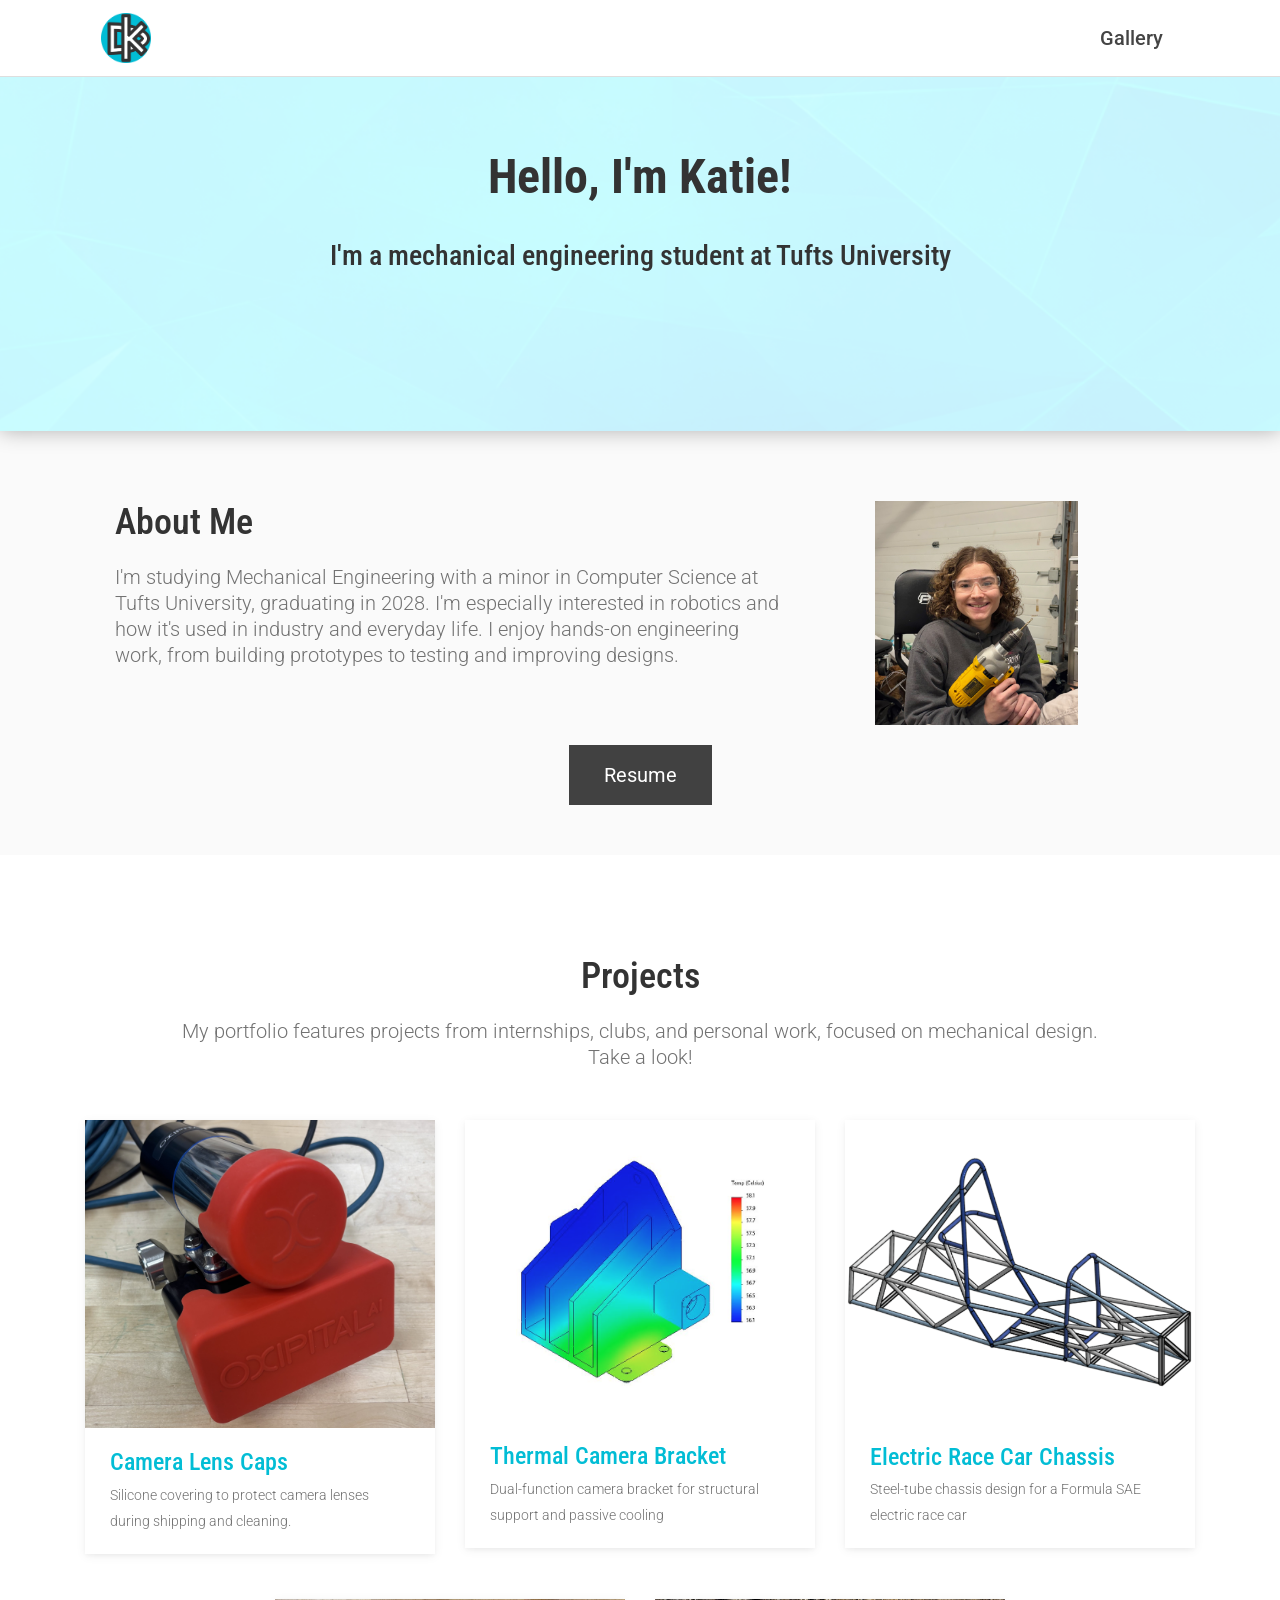
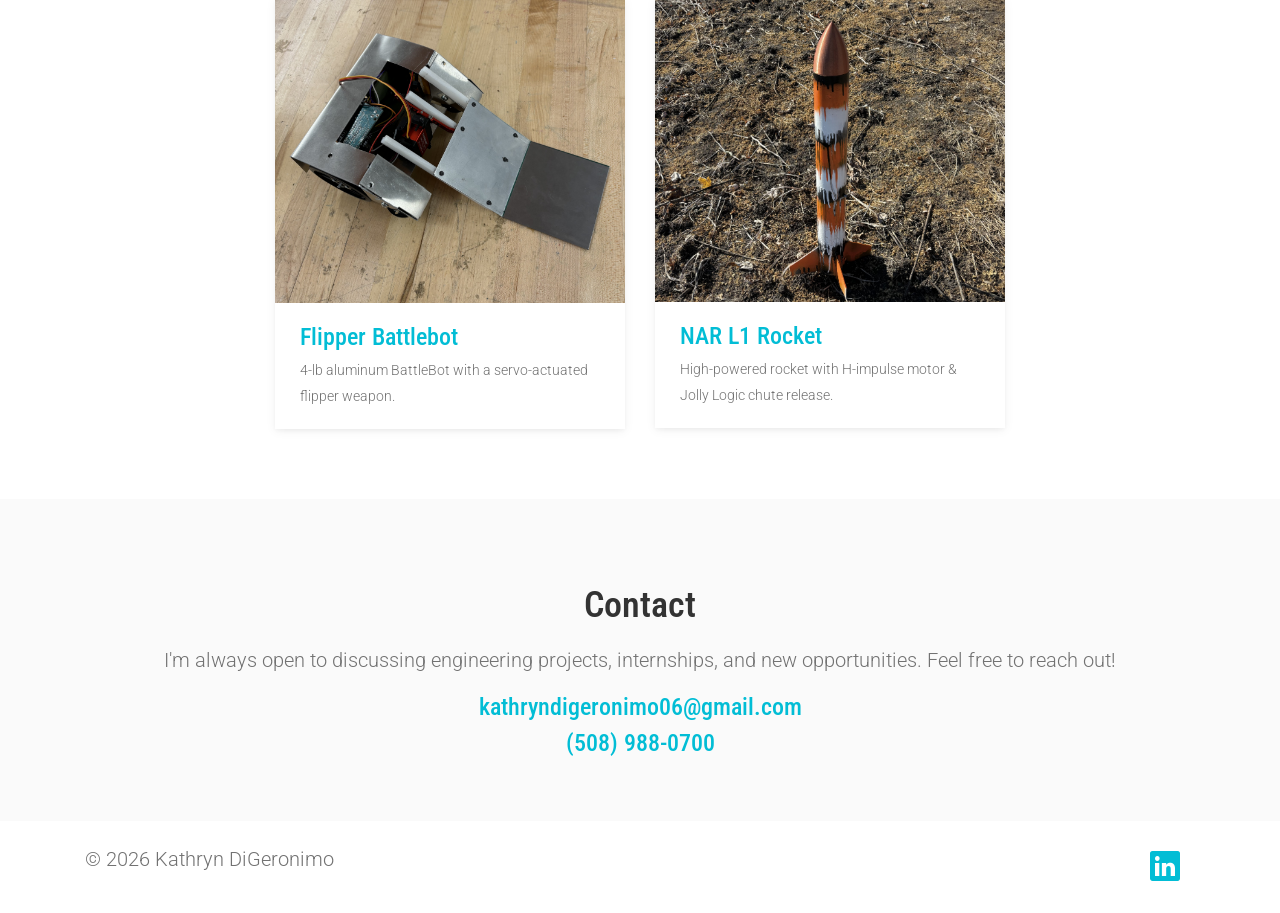
<file: index.html>
<!DOCTYPE html>

<!-- ====================
----------INDEX----------
===================== -->

<html class="no-js">
    <head>
        <!-- Basic Page Needs
        ================================================== -->
        <meta charset="utf-8">
        <meta https-equiv="Content-Type" content="text/html; charset=utf-8">
        <link rel="icon" href="images/favicon.png">
        <title>Kathryn DiGeronimo</title>
        <meta name="description" content="Kathryn DiGeronimo's engineering portfolio">
        <meta name="keywords" content="mechanical engineering, robotics, CAD, BattleBot, manufacturing, student portfolio">
        <meta name="author" content="Kathryn DiGeronimo">
        <!-- Mobile Specific Metas
        ================================================== -->
        <meta name="format-detection" content="telephone=no">
        <meta name="viewport" content="width=device-width, initial-scale=1">
      
        <!-- theme meta -->
        <meta name="theme-name" content="timer" />

        
        <!-- Template CSS Files
        ================================================== -->
        <!-- Twitter Bootstrs CSS -->
        <link rel="stylesheet" href="plugins/bootstrap/bootstrap.min.css">
        <!-- Ionicons Fonts Css -->
        <link rel="stylesheet" href="plugins/ionicons/ionicons.min.css">
        <!-- animate css -->
        <link rel="stylesheet" href="plugins/animate-css/animate.css">
        <!-- Hero area slider css-->
        <link rel="stylesheet" href="plugins/slider/slider.css">
        <!-- slick slider -->
        <link rel="stylesheet" href="plugins/slick/slick.css">
        <!-- Fancybox -->
        <link rel="stylesheet" href="plugins/facncybox/jquery.fancybox.css">
        <!-- hover -->
        <link rel="stylesheet" href="plugins/hover/hover-min.css">
        <!-- template main css file -->
        <link rel="stylesheet" href="css/style.css">
    </head>
    <body>

<!--
==================================================
Header Section Start
================================================== 
-->
<section class="top-bar animated-header">
    <div class="container">
        <div class="row">
            <div class="col-lg-12">
                <nav class="navbar navbar-expand-lg navbar-light bg-light">
                    <a class="navbar-brand" href="index.html">
                      <img src="images/logo.png" alt="logo" class="navbar-logo">
                    </a>
                    <ul class="navbar-nav ml-auto flex-row">
                      <li class="nav-item">
                        <a class="nav-link px-3" href="gallery.html">Gallery</a>
                      </li>
                    </ul>
                  </div>
                </nav>
            </div>
        </div>
    </div>
</section>

<!--
==================================================
Slider Section
================================================== 
-->
<section id="hero-area">
  <div class="container">
    <div class="row">
      <div class="col-md-12 text-center">
        <div class="block wow fadeInUp" data-wow-delay=".3s">
          <section class="cd-intro">
            <h1 class="wow fadeInUp animated cd-headline slide" data-wow-delay=".4s">
              <span>Hello, I'm Katie!</span><br>
            </h1>
          </section>
          <h3 class="wow fadeInUp animated" data-wow-delay=".6s">
            I'm a mechanical engineering student at Tufts University
          </h3>
        </div>
      </div>
    </div>
  </div>
</section>

<!--
==================================================
About Section
================================================== 
-->
<section id="about">
  <div class="container">
    <div class="row">
      <div class="col-md-8">
        <div class="block wow fadeInLeft" data-wow-delay=".3s" data-wow-duration="500ms">
          <h2>
            About Me
          </h2>
          <p>
            I'm studying Mechanical Engineering with a minor in Computer Science at Tufts 
            University, graduating in 2028. I'm especially interested in robotics and how it's used 
            in industry and everyday life. I enjoy hands-on engineering work, from building 
            prototypes to testing and improving designs.
          </p>
        </div>

      </div>
      <div class="col-md-4">
        <div class="block wow fadeInRight" data-wow-delay=".3s" data-wow-duration="500ms">
          <img src="images/old.jpeg" alt="" style="max-width: 70%;">
        </div>
      </div>
      <div class="col-md-12 text-center">
        <div class="buttons">
          <a class="btn" target="_blank" href="KathrynDiGeronimo-Resume.pdf">Resume</a>
        </div>
      </div>
    </div>
  </div>
</section>


<!--
==================================================
Portfolio Section
================================================== 
-->
<section id="works" class="works">
  <div class="container">
    <div class="section-heading">
      <h2> Projects </h2>
      <p class="wow fadeInDown" data-wow-delay=".5s">
        My portfolio features projects from internships, clubs, and personal work, focused on mechanical design. 
        <br> Take a look!
      </p>
    </div>
    <div class="row justify-content-center">

      <!-- Lens Caps -->
      <div class="col-md-4 col-sm-6">
        <a href="lens-caps.html" class="tile-link">
          <figure class="wow fadeInLeft animated portfolio-item"
            data-wow-duration="500ms"
            data-wow-delay="0ms">
            <div class="img-wrapper">
              <img  src="images/lens-caps/lens-cap-main.jpg"
                    class="img-fluid"
                    alt="Camera Lens Caps">
                      <div class="overlay">
                        <span class="learn-more">Learn more</span>
                      </div>
            </div>
            <figcaption>
              <h4>Camera Lens Caps</h4>
              <p>Silicone covering to protect camera lenses during shipping and cleaning.</p>
            </figcaption>
          </figure>
        </a>
      </div>
      
      <!-- Thermal Bracket -->
      <div class="col-md-4 col-sm-6">
        <a href="thermal-bracket.html" class="tile-link">
          <figure class="wow fadeInLeft animated portfolio-item"
            data-wow-duration="500ms"
            data-wow-delay="0ms">
            <div class="img-wrapper">
              <img  src="images/thermal-bracket/thermal-bracket-main.png"
                    class="img-fluid"
                    alt="Thermal Camera Bracket">
                      <div class="overlay">
                        <span class="learn-more">Learn more</span>
                      </div>
            </div>
            <figcaption>
              <h4>Thermal Camera Bracket</h4>
            <p>Dual-function camera bracket for structural support and passive cooling</p>
            </figcaption>
          </figure>
        </a>
      </div>

      <!-- Electric Race Car Chassis -->
      <div class="col-md-4 col-sm-6">
        <a href="electric-race-car-chassis.html" class="tile-link">
          <figure class="wow fadeInLeft animated portfolio-item"
            data-wow-duration="500ms"
            data-wow-delay="0ms">
            <div class="img-wrapper">
              <img  src="images/electric-race-car-chassis/chassis-main.png"
                    class="img-fluid"
                    alt="Electric Race Car Chassis">
                      <div class="overlay">
                        <span class="learn-more">Learn more</span>
                      </div>
            </div>
            <figcaption>
              <h4>Electric Race Car Chassis</h4>
              <p>Steel-tube chassis design for a Formula SAE electric race car</p>
            </figcaption>
          </figure>
        </a>
      </div>

      <!-- Flipper Battlebot -->
      <div class="col-md-4 col-sm-6">
        <a href="battlebot.html" class="tile-link">
          <figure class="wow fadeInLeft animated portfolio-item"
            data-wow-duration="500ms"
            data-wow-delay="0ms">
            <div class="img-wrapper">
              <img  src="images/battlebot/battlebot-main.jpg"
                    class="img-fluid"
                    alt="Flipper Battlebot">
                      <div class="overlay">
                        <span class="learn-more">Learn more</span>
                      </div>
            </div>
            <figcaption>
              <h4>Flipper Battlebot</h4>
              <p>4-lb aluminum BattleBot with a servo-actuated flipper weapon.</p>
            </figcaption>
          </figure>
        </a>
      </div>

      <!-- NAR L1 Rocket -->
      <div class="col-md-4 col-sm-6">
        <a href="l1-rocket.html" class="tile-link">
          <figure class="wow fadeInLeft animated portfolio-item"
            data-wow-duration="500ms"
            data-wow-delay="0ms">
            <div class="img-wrapper">
              <img  src="images/l1-rocket/l1-rocket-main.jpg"
                    class="img-fluid"
                    alt="NAR L1 Rocket">
                      <div class="overlay">
                        <span class="learn-more">Learn more</span>
                      </div>
            </div>
            <figcaption>
              <h4>NAR L1 Rocket</h4>
              <p>High-powered rocket with H-impulse motor & Jolly Logic chute release.</p>
            </figcaption>
          </figure>
        </a>
      </div>
    </div>
  </div>
</section>

<!--
==================================================
Contact
================================================== 
-->
<section id="contact">
  <div class="container">
    <div class="section-heading">
      <h2> Contact </h2>
      <p class="wow fadeInDown" data-wow-delay=".5s">
        I'm always open to discussing engineering projects, internships, and new opportunities. Feel free to reach out! 
        <br>
      </p>
      <h3>
        kathryndigeronimo06@gmail.com
        <br>
        (508) 988-0700
      </h3>
    </div>
  </div>
</section> 

<!--
==================================================
Footer
================================================== 
-->
<footer id="footer">
  <div class="container">
    <div class="row content-justify-between">

       <div class="col-md-6 text-center text-md-left">
        <p class="footer-text">
          © 2026 Kathryn DiGeronimo
        </p>
      </div>
      <div class="col-md-6 text-center text-md-right">
        <ul class="social">
          <li>
            <a href="https://www.linkedin.com/in/kathryn-digeronimo/" class="LinkedIn">
              <i class="ion-social-linkedin"></i>
            </a>
          </li>
        </ul>
      </div>
    </div>
  </div>
</footer>

<!-- Template Javascript Files
================================================== -->
<!-- jquery -->
<script src="plugins/jQurey/jquery.min.js"></script>
<!-- Form Validation -->
<script src="plugins/form-validation/jquery.form.js"></script> 
<script src="plugins/form-validation/jquery.validate.min.js"></script>
<!-- slick slider -->
<script src="plugins/slick/slick.min.js"></script>
<!-- bootstrap js -->
<script src="plugins/bootstrap/bootstrap.min.js"></script>
<!-- wow js -->
<script src="plugins/wow-js/wow.min.js"></script>
<!-- slider js -->
<script src="plugins/slider/slider.js"></script>
<!-- Fancybox -->
<script src="plugins/facncybox/jquery.fancybox.js"></script>
<!-- template main js -->
<script src="js/main.js"></script>
</body>
</html>
</file>
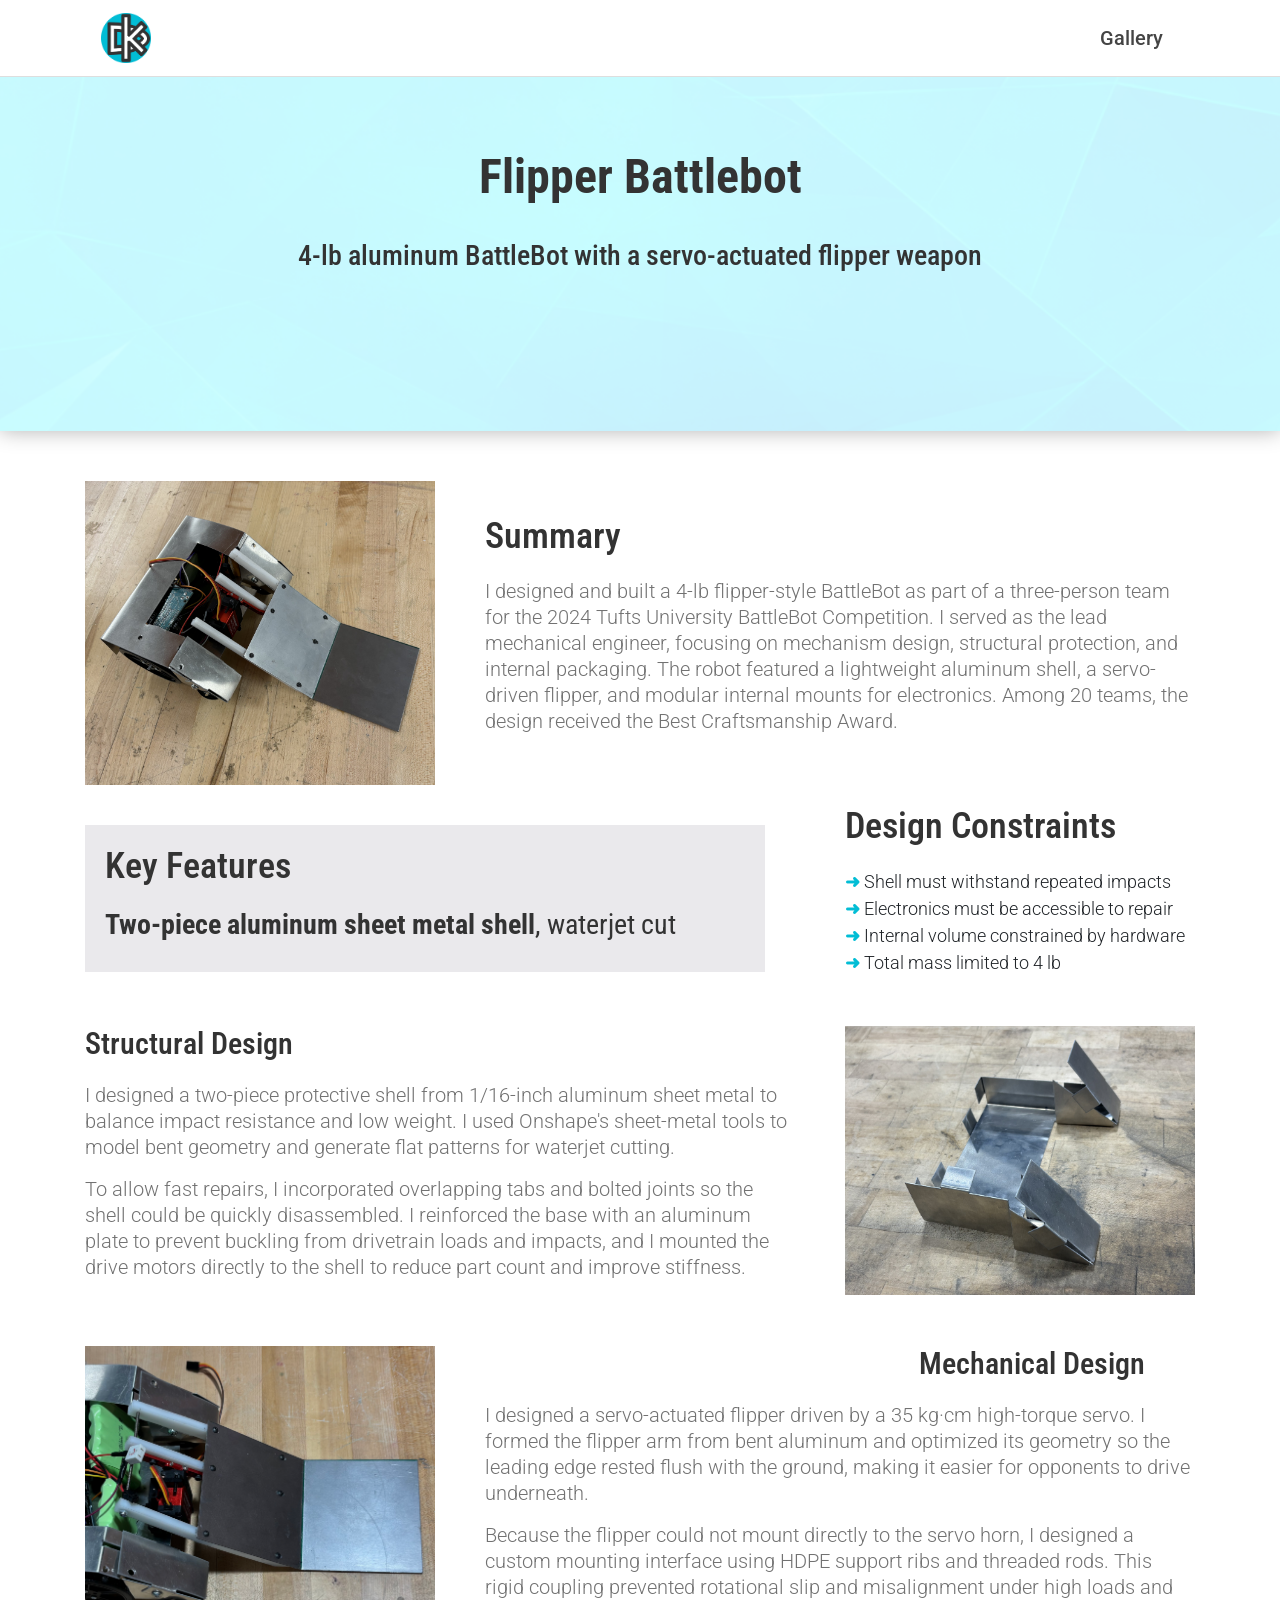
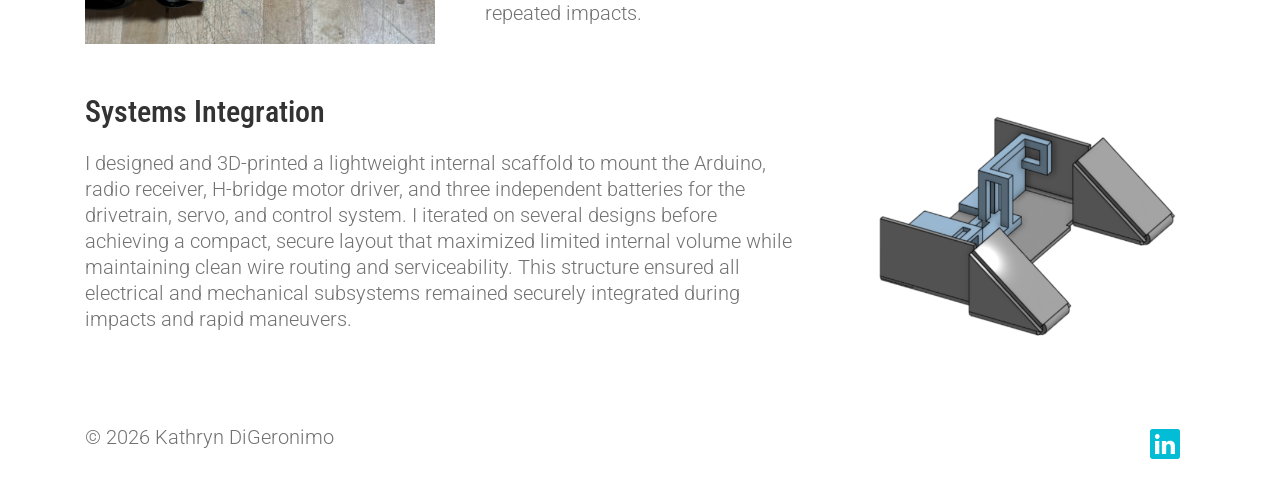
<file: battlebot.html>
<!DOCTYPE html>
<!-- ================================
----------FLIPPER BATTLEBOT----------
================================= -->

<html class="no-js">
    <head>
        <!-- Basic Page Needs
        ================================================== -->
        <meta charset="utf-8">
        <meta https-equiv="Content-Type" content="text/html; charset=utf-8">
        <link rel="icon" href="images/favicon.png">
        <title>Battlebot</title>
        <meta name="description" content="">
        <meta name="keywords" content="">
        <meta name="author" content="">
        <!-- Mobile Specific Metas
        ================================================== -->
        <meta name="format-detection" content="telephone=no">
        <meta name="viewport" content="width=device-width, initial-scale=1">

        
        <!-- Template CSS Files
        ================================================== -->
        <!-- Twitter Bootstrs CSS -->
        <link rel="stylesheet" href="plugins/bootstrap/bootstrap.min.css">
        <!-- Ionicons Fonts Css -->
        <link rel="stylesheet" href="plugins/ionicons/ionicons.min.css">
        <!-- animate css -->
        <link rel="stylesheet" href="plugins/animate-css/animate.css">
        <!-- Hero area slider css-->
        <link rel="stylesheet" href="plugins/slider/slider.css">
        <!-- slick slider -->
        <link rel="stylesheet" href="plugins/slick/slick.css">
        <!-- Fancybox -->
        <link rel="stylesheet" href="plugins/facncybox/jquery.fancybox.css">
        <!-- hover -->
        <link rel="stylesheet" href="plugins/hover/hover-min.css">
        <!-- template main css file -->
        <link rel="stylesheet" href="css/style.css">
    </head>
    <body>

<!--
==================================================
Header Section
==================================================
-->
<section class="top-bar animated-header">
    <div class="container">
        <div class="row">
            <div class="col-lg-12">
                <nav class="navbar navbar-expand-lg navbar-light bg-light">
                    <a class="navbar-brand" href="index.html">
                      <img src="images/logo.png" alt="logo" class="navbar-logo">
                    </a>
                    <ul class="navbar-nav ml-auto flex-row">
                      <li class="nav-item">
                        <a class="nav-link px-3" href="gallery.html">Gallery</a>
                      </li>
                    </ul>
                  </div>
                </nav>
            </div>
        </div>
    </div>
</section>

<!--
==================================================
Hero Page Section
================================================== 
-->
<section id="hero-area">
  <div class="container">
    <div class="row">
      <div class="col-md-12 text-center">
        <div class="block wow fadeInUp" data-wow-delay=".3s">
          <section class="cd-intro">
            <h1 class="wow fadeInUp animated cd-headline slide" data-wow-delay=".4s">
              <span>Flipper Battlebot</span><br>
            </h1>
          </section>
          <h3 class="wow fadeInUp animated" data-wow-delay=".6s">
            4-lb aluminum BattleBot with a servo-actuated flipper weapon
          </h3>
        </div>
      </div>
    </div>
  </div>
</section>

<!--
==================================================
Portfolio page
================================================== 
-->
<section class="portfolio-page">
  <div class="container">
    <div class="row align-items-center">
      <!-- Front Image -->
      <div class="col-lg-4">
        <img class="img-fluid" src="images/battlebot/battlebot-main.jpg" alt="Battlebot front">
      </div>
      <!-- Summary -->
      <div class="col-lg-8">
        <div class="portfolio-page-summary">
          <div class="mt-4 mt-lg-0">
            <h2>Summary</h2>
            <p>I designed and built a 4-lb flipper-style BattleBot as part of a three-person team for the 2024 Tufts 
              University BattleBot Competition. I served as the lead mechanical engineer, focusing on mechanism design, 
              structural protection, and internal packaging. The robot featured a lightweight aluminum shell, a 
              servo-driven flipper, and modular internal mounts for electronics. Among 20 teams, the design received the 
              Best Craftsmanship Award.</p>
          </div>
        </div>
      </div>
    </div>

    <div class="row portfolio-page-break">
      <div class="col-lg-8 align-items-center">
        <!-- Key Features -->
        <div class="portfolio-page-features">
          <h2>Key Features</h2>
          <h3 class="wow fadeInUp animated rotating-feature cd-headline slide" data-wow-delay=".4s">
            <span class="cd-words-wrapper">
              <b class="is-visible"> <em>Two-piece aluminum sheet metal shell</em>, waterjet cut</b>
              <b><em>Servo-actuated aluminum flipper</em> with custom mount</b>
              <b><em>3D-printed internal structure</em> for compact electronics</b>
            </span>
          </h3>
        </div>
      </div>
      <div class="col-lg-4">
        <!-- Design Constraints -->
         <div class="portfolio-page-constraints">
          <div class="mt-4 mt-lg-0">
            <h2>Design Constraints</h2>
            <ul>
              <li>Shell must withstand repeated impacts</li>
              <li>Electronics must be accessible to repair</li>
              <li>Internal volume constrained by hardware</li>
              <li>Total mass limited to 4 lb</li>
            </ul>
          </div>
         </div>
      </div>
    </div>

    <!-- Structural Design -->
    <div class="row portfolio-page-content">
      <div class="col-lg-8">
        <div class="portfolio-page-left-text">
          <h2>Structural Design</h2>
          <p>I designed a two-piece protective shell from 1/16-inch aluminum sheet metal to balance
            impact resistance and low weight. I used Onshape's sheet-metal tools to model bent 
            geometry and generate flat patterns for waterjet cutting. </p>
          <p>To allow fast repairs, I incorporated overlapping tabs and bolted joints so the shell 
            could be quickly disassembled. I reinforced the base with an aluminum plate to prevent 
            buckling from drivetrain loads and impacts, and I mounted the drive motors directly to 
            the shell to reduce part count and improve stiffness.</p> 
          </div>
        </div>
        <div class="col-lg-4">
        <!-- Image -->
        <img class="img-fluid" src="images/battlebot/structural-design.jpg" alt="Structural Design">
      </div>
    </div>

    <!-- Mechanical Design -->
    <div class="row portfolio-page-content">
      <div class="col-lg-4">
        <!-- Image -->
        <img class="img-fluid mb-4 mb-lg-0" src="images/battlebot/flipper.jpeg" alt="Flipper">
      </div>
      <div class="col-lg-8">
        <div class="portfolio-page-right-text">
          <h2>Mechanical Design</h2>
          <p>I designed a servo-actuated flipper driven by a 35 kg·cm high-torque servo. I formed 
            the flipper arm from bent aluminum and optimized its geometry so the leading edge rested 
            flush with the ground, making it easier for opponents to drive underneath.</p> 
          <p>Because the flipper could not mount directly to the servo horn, I designed a custom 
            mounting interface using HDPE support ribs and threaded rods. This rigid coupling prevented 
            rotational slip and misalignment under high loads and repeated impacts.</p>
        </div>
      </div>  
    </div>

    <!-- Systems Integration -->
    <div class="row portfolio-page-content">
      <div class="col-lg-8">
        <div class="portfolio-page-left-text">
          <h2>Systems Integration</h2>
          <p>I designed and 3D-printed a lightweight internal scaffold to mount the Arduino, radio 
            receiver, H-bridge motor driver, and three independent batteries for the drivetrain, 
            servo, and control system. I iterated on several designs before achieving a compact, 
            secure layout that maximized limited internal volume while maintaining clean wire 
            routing and serviceability. This structure ensured all electrical and mechanical 
            subsystems remained securely integrated during impacts and rapid maneuvers.</p>
          </div>
        </div>
        <div class="col-lg-4">
        <!-- Image -->
        <img class="img-fluid" src="images/battlebot/packaging.png" alt="Packaging">
      </div>
    </div>
  </div>
</section>

<!--
==================================================
Footer
================================================== 
-->
<footer id="footer">
  <div class="container">
    <div class="row content-justify-between">

       <div class="col-md-6 text-center text-md-left">
        <p class="footer-text">
          © 2026 Kathryn DiGeronimo
        </p>
      </div>
      <div class="col-md-6 text-center text-md-right">
        <ul class="social">
          <li>
            <a href="https://www.linkedin.com/in/kathryn-digeronimo/" class="LinkedIn">
              <i class="ion-social-linkedin"></i>
            </a>
          </li>
        </ul>
      </div>
    </div>
  </div>
</footer>


<!-- Template Javascript Files
================================================== -->
<!-- jquery -->
<script src="plugins/jQurey/jquery.min.js"></script>
<!-- Form Validation -->
<script src="plugins/form-validation/jquery.form.js"></script> 
<script src="plugins/form-validation/jquery.validate.min.js"></script>
<!-- slick slider -->
<script src="plugins/slick/slick.min.js"></script>
<!-- bootstrap js -->
<script src="plugins/bootstrap/bootstrap.min.js"></script>
<!-- wow js -->
<script src="plugins/wow-js/wow.min.js"></script>
<!-- slider js -->
<script src="plugins/slider/slider.js"></script>
<!-- Fancybox -->
<script src="plugins/facncybox/jquery.fancybox.js"></script>
<!-- template main js -->
<script src="js/main.js"></script>
</body>
</html>
</file>
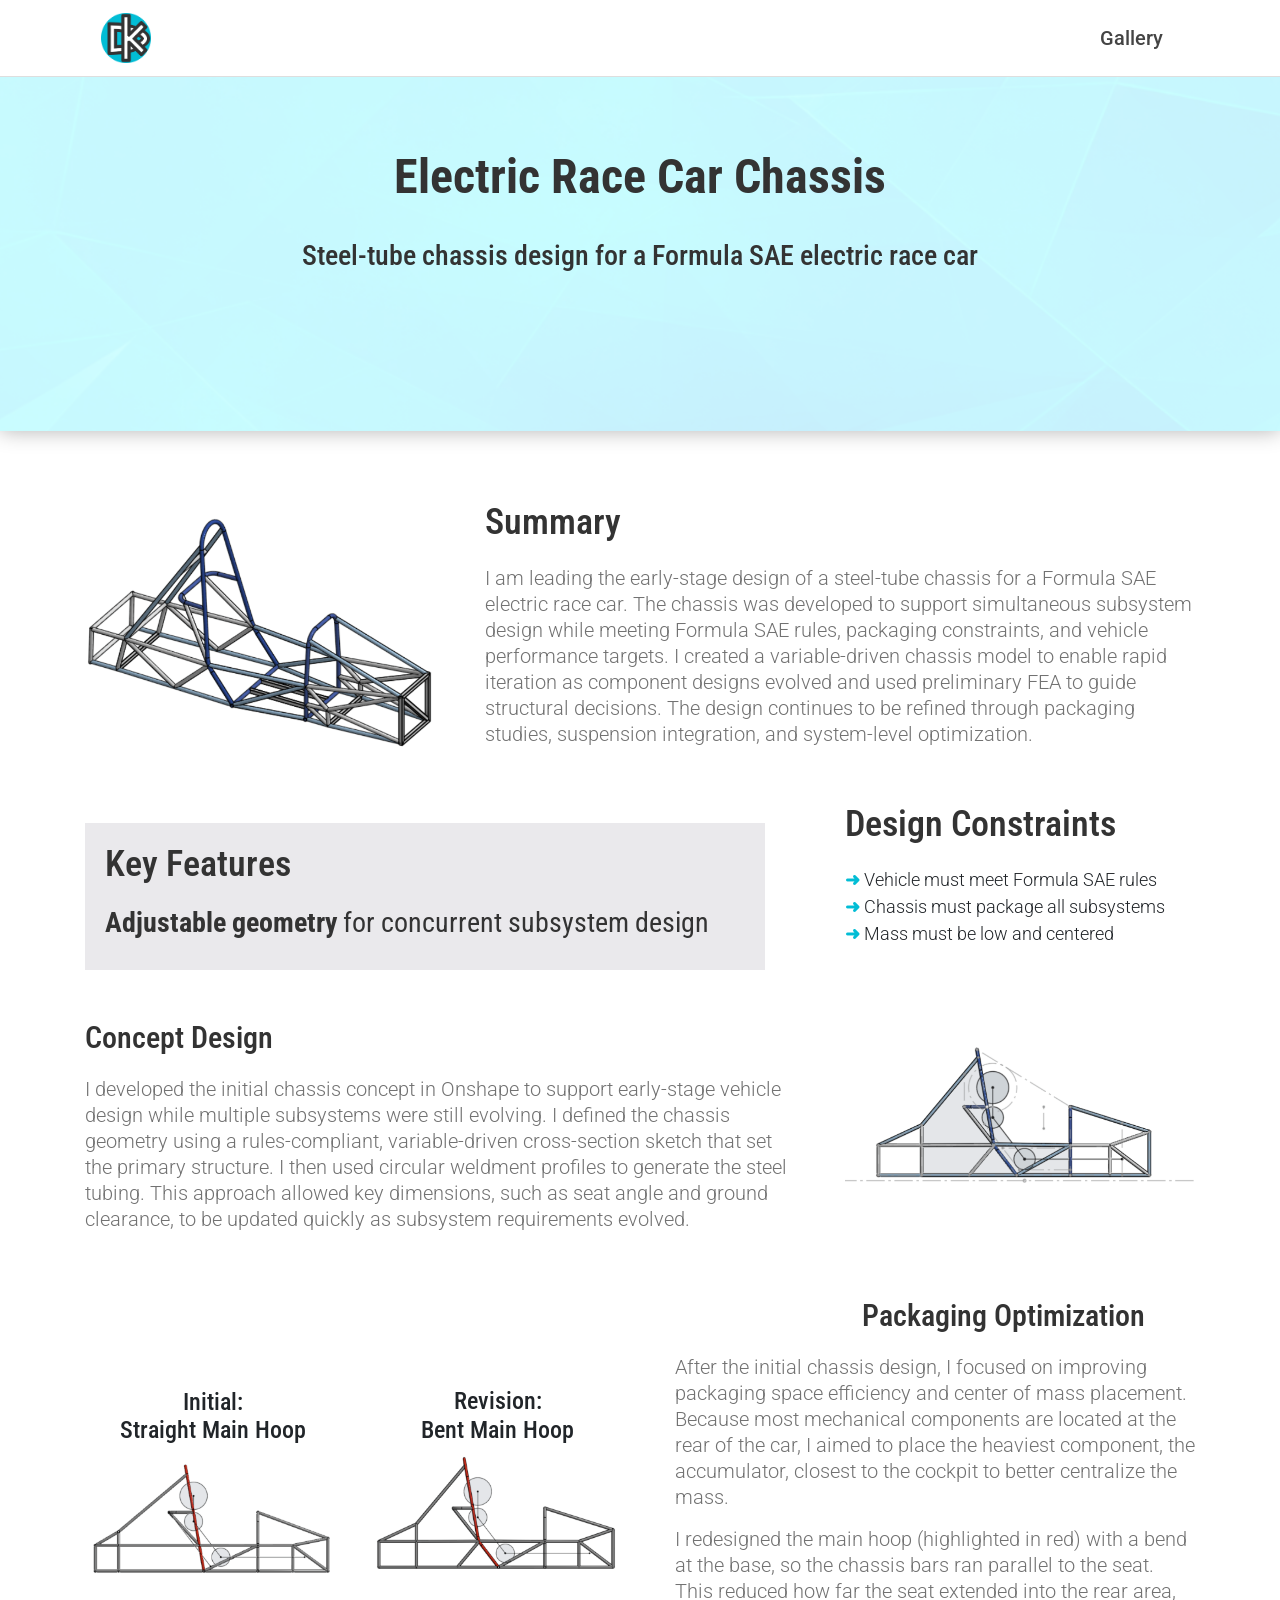
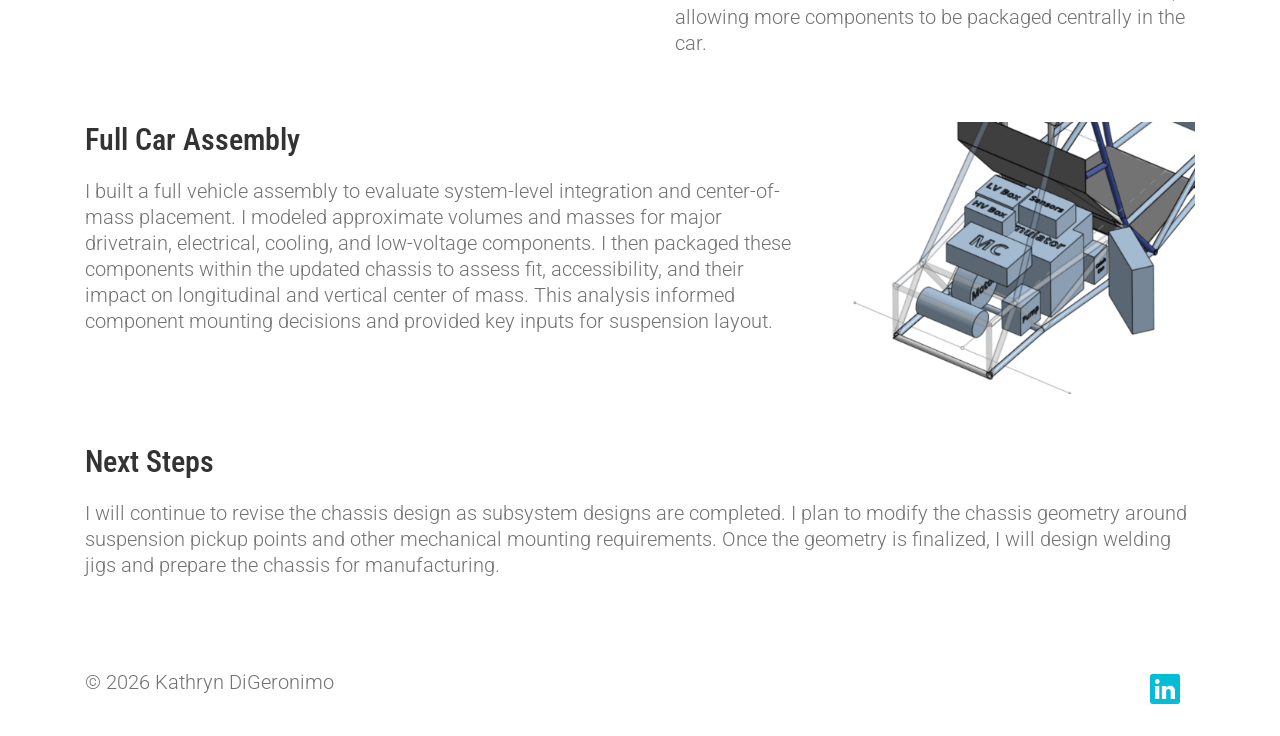
<file: electric-race-car-chassis.html>
<!DOCTYPE html>
<!-- ================================
----------FLIPPER BATTLEBOT----------
================================= -->

<html class="no-js">
    <head>
        <!-- Basic Page Needs
        ================================================== -->
        <meta charset="utf-8">
        <meta https-equiv="Content-Type" content="text/html; charset=utf-8">
        <link rel="icon" href="images/favicon.png">
        <title>Electric Race Car Chassis</title>
        <meta name="description" content="">
        <meta name="keywords" content="">
        <meta name="author" content="">
        <!-- Mobile Specific Metas
        ================================================== -->
        <meta name="format-detection" content="telephone=no">
        <meta name="viewport" content="width=device-width, initial-scale=1">

        
        <!-- Template CSS Files
        ================================================== -->
        <!-- Twitter Bootstrs CSS -->
        <link rel="stylesheet" href="plugins/bootstrap/bootstrap.min.css">
        <!-- Ionicons Fonts Css -->
        <link rel="stylesheet" href="plugins/ionicons/ionicons.min.css">
        <!-- animate css -->
        <link rel="stylesheet" href="plugins/animate-css/animate.css">
        <!-- Hero area slider css-->
        <link rel="stylesheet" href="plugins/slider/slider.css">
        <!-- slick slider -->
        <link rel="stylesheet" href="plugins/slick/slick.css">
        <!-- Fancybox -->
        <link rel="stylesheet" href="plugins/facncybox/jquery.fancybox.css">
        <!-- hover -->
        <link rel="stylesheet" href="plugins/hover/hover-min.css">
        <!-- template main css file -->
        <link rel="stylesheet" href="css/style.css">
    </head>
    <body>

<!--
==================================================
Header Section
==================================================
-->
<section class="top-bar animated-header">
    <div class="container">
        <div class="row">
            <div class="col-lg-12">
                <nav class="navbar navbar-expand-lg navbar-light bg-light">
                    <a class="navbar-brand" href="index.html">
                      <img src="images/logo.png" alt="logo" class="navbar-logo">
                    </a>
                    <ul class="navbar-nav ml-auto flex-row">
                      <li class="nav-item">
                        <a class="nav-link px-3" href="gallery.html">Gallery</a>
                      </li>
                    </ul>
                  </div>
                </nav>
            </div>
        </div>
    </div>
</section>

<!--
==================================================
Hero Page Section
================================================== 
-->
<section id="hero-area">
  <div class="container">
    <div class="row">
      <div class="col-md-12 text-center">
        <div class="block wow fadeInUp" data-wow-delay=".3s">
          <section class="cd-intro">
            <h1 class="wow fadeInUp animated cd-headline slide" data-wow-delay=".4s">
              <span>Electric Race Car Chassis</span><br>
            </h1>
          </section>
          <h3 class="wow fadeInUp animated" data-wow-delay=".6s">
            Steel-tube chassis design for a Formula SAE electric race car
          </h3>
        </div>
      </div>
    </div>
  </div>
</section>

<!--
==================================================
Portfolio page
================================================== 
-->
<section class="portfolio-page">
  <div class="container">
    <div class="row align-items-center">
      <!-- Front Image -->
      <div class="col-lg-4">
        <img class="img-fluid" src="images/electric-race-car-chassis/chassis-main.png" alt="FSAE Chassis">
      </div>
      <!-- Summary -->
      <div class="col-lg-8">
        <div class="portfolio-page-summary">
          <div class="mt-4 mt-lg-0">
            <h2>Summary</h2>
            <p>I am leading the early-stage design of a steel-tube chassis for a Formula SAE electric 
                race car. The chassis was developed to support simultaneous subsystem design while 
                meeting Formula SAE rules, packaging constraints, and vehicle performance targets. 
                I created a variable-driven chassis model to enable rapid iteration as component 
                designs evolved and used preliminary FEA to guide structural decisions. The design 
                continues to be refined through packaging studies, suspension integration, and 
                system-level optimization.</p>
          </div>
        </div>
      </div>
    </div>

    <div class="row portfolio-page-break">
      <div class="col-lg-8 align-items-center">
        <!-- Key Features -->
        <div class="portfolio-page-features">
          <h2>Key Features</h2>
          <h3 class="wow fadeInUp animated rotating-feature cd-headline slide" data-wow-delay=".4s">
            <span class="cd-words-wrapper">
              <b class="is-visible"> <em>Adjustable geometry</em> for concurrent subsystem design</b>
              <b><em>Variable-driven structure</em> allowing for rapid iteration</b>
              <b><em>Packaging-centered layout</em> optimizing volume and COM</b>
            </span>
          </h3>
        </div>
      </div>
      <div class="col-lg-4">
        <!-- Design Constraints -->
         <div class="portfolio-page-constraints">
          <div class="mt-4 mt-lg-0">
            <h2>Design Constraints</h2>
            <ul>
              <li>Vehicle must meet Formula SAE rules</li>
              <li>Chassis must package all subsystems</li>
              <li>Mass must be low and centered</li>
            </ul>
          </div>
         </div>
      </div>
    </div>

    <!-- Concept Design -->
    <div class="row portfolio-page-content">
      <div class="col-lg-8">
        <div class="portfolio-page-left-text">
          <h2>Concept Design</h2>
          <p>I developed the initial chassis concept in Onshape to support early-stage vehicle 
            design while multiple subsystems were still evolving. I defined the chassis geometry 
            using a rules-compliant, variable-driven cross-section sketch that set the primary 
            structure. I then used circular weldment profiles to generate the steel tubing. This 
            approach allowed key dimensions, such as seat angle and ground clearance, to be updated 
            quickly as subsystem requirements evolved. </p> 
          </div>
        </div>
        <div class="col-lg-4">
        <!-- Image -->
        <img class="img-fluid" src="images/electric-race-car-chassis/concept-design.png" alt="Concept Design">
      </div>
    </div>

    <!-- Packaging Optimization -->
    <div class="row portfolio-page-content">
      <div class="col-lg-3 align-items-center text-center align-self-center">
        <h3>Initial:<br>Straight Main Hoop</h3>
        <img class="img-fluid mb-4 mb-lg-0" src="images/electric-race-car-chassis/chassis-v1.png" alt="Straight Main Hoop Chassis">
      </div>
      <div class="col-lg-3 align-items-center text-center align-self-center">
        <h3>Revision:<br>Bent Main Hoop</h3>
        <img class="img-fluid mb-4 mb-lg-0" src="images/electric-race-car-chassis/chassis-v2.png" alt="Bent Main Hoop Chassis">
      </div>
      <div class="col-lg-6">
        <div class="portfolio-page-right-text">
          <h2>Packaging Optimization</h2>
          <p>After the initial chassis design, I focused on improving packaging space efficiency 
            and center of mass placement. Because most mechanical components are located at the 
            rear of the car, I aimed to place the heaviest component, the accumulator, closest to 
            the cockpit to better centralize the mass.</p>
          <p>I redesigned the main hoop (highlighted in red) with a bend at the base, so the chassis 
            bars ran parallel to the seat. This reduced how far the seat extended into the rear area, 
            allowing more components to be packaged centrally in the car.</p>
        </div>
      </div>
    </div>

    <!-- Full Car Assembly -->
    <div class="row portfolio-page-content">
      <div class="col-lg-8">
        <div class="portfolio-page-left-text">
          <h2>Full Car Assembly</h2>
          <p>I built a full vehicle assembly to evaluate system-level integration and center-of-mass 
            placement. I modeled approximate volumes and masses for major drivetrain, electrical, 
            cooling, and low-voltage components. I then packaged these components within the updated 
            chassis to assess fit, accessibility, and their impact on longitudinal and vertical center 
            of mass. This analysis informed component mounting decisions and provided key inputs for 
            suspension layout.</p>
          </div>
        </div>
        <div class="col-lg-4">
        <!-- Image -->
        <img class="img-fluid" src="images/electric-race-car-chassis/packaging-assembly.png" alt="Packaging Assembly">
      </div>
    </div>

    <!-- Next Steps -->
    <div class="row portfolio-page-content">
      <div class="col-lg-12">
        <h2>Next Steps</h2>
          <p>I will continue to revise the chassis design as subsystem designs are completed. I 
            plan to modify the chassis geometry around suspension pickup points and other mechanical 
            mounting requirements. Once the geometry is finalized, I will design welding jigs and 
            prepare the chassis for manufacturing.</p>
      </div>
    </div>
  </div>
</section>



<!--
==================================================
Footer
================================================== 
-->
<footer id="footer">
  <div class="container">
    <div class="row content-justify-between">

       <div class="col-md-6 text-center text-md-left">
        <p class="footer-text">
          © 2026 Kathryn DiGeronimo
        </p>
      </div>
      <div class="col-md-6 text-center text-md-right">
        <ul class="social">
          <li>
            <a href="https://www.linkedin.com/in/kathryn-digeronimo/" class="LinkedIn">
              <i class="ion-social-linkedin"></i>
            </a>
          </li>
        </ul>
      </div>
    </div>
  </div>
</footer>


<!-- Template Javascript Files
================================================== -->
<!-- jquery -->
<script src="plugins/jQurey/jquery.min.js"></script>
<!-- Form Validation -->
<script src="plugins/form-validation/jquery.form.js"></script> 
<script src="plugins/form-validation/jquery.validate.min.js"></script>
<!-- slick slider -->
<script src="plugins/slick/slick.min.js"></script>
<!-- bootstrap js -->
<script src="plugins/bootstrap/bootstrap.min.js"></script>
<!-- wow js -->
<script src="plugins/wow-js/wow.min.js"></script>
<!-- slider js -->
<script src="plugins/slider/slider.js"></script>
<!-- Fancybox -->
<script src="plugins/facncybox/jquery.fancybox.js"></script>
<!-- template main js -->
<script src="js/main.js"></script>
</body>
</html>
</file>
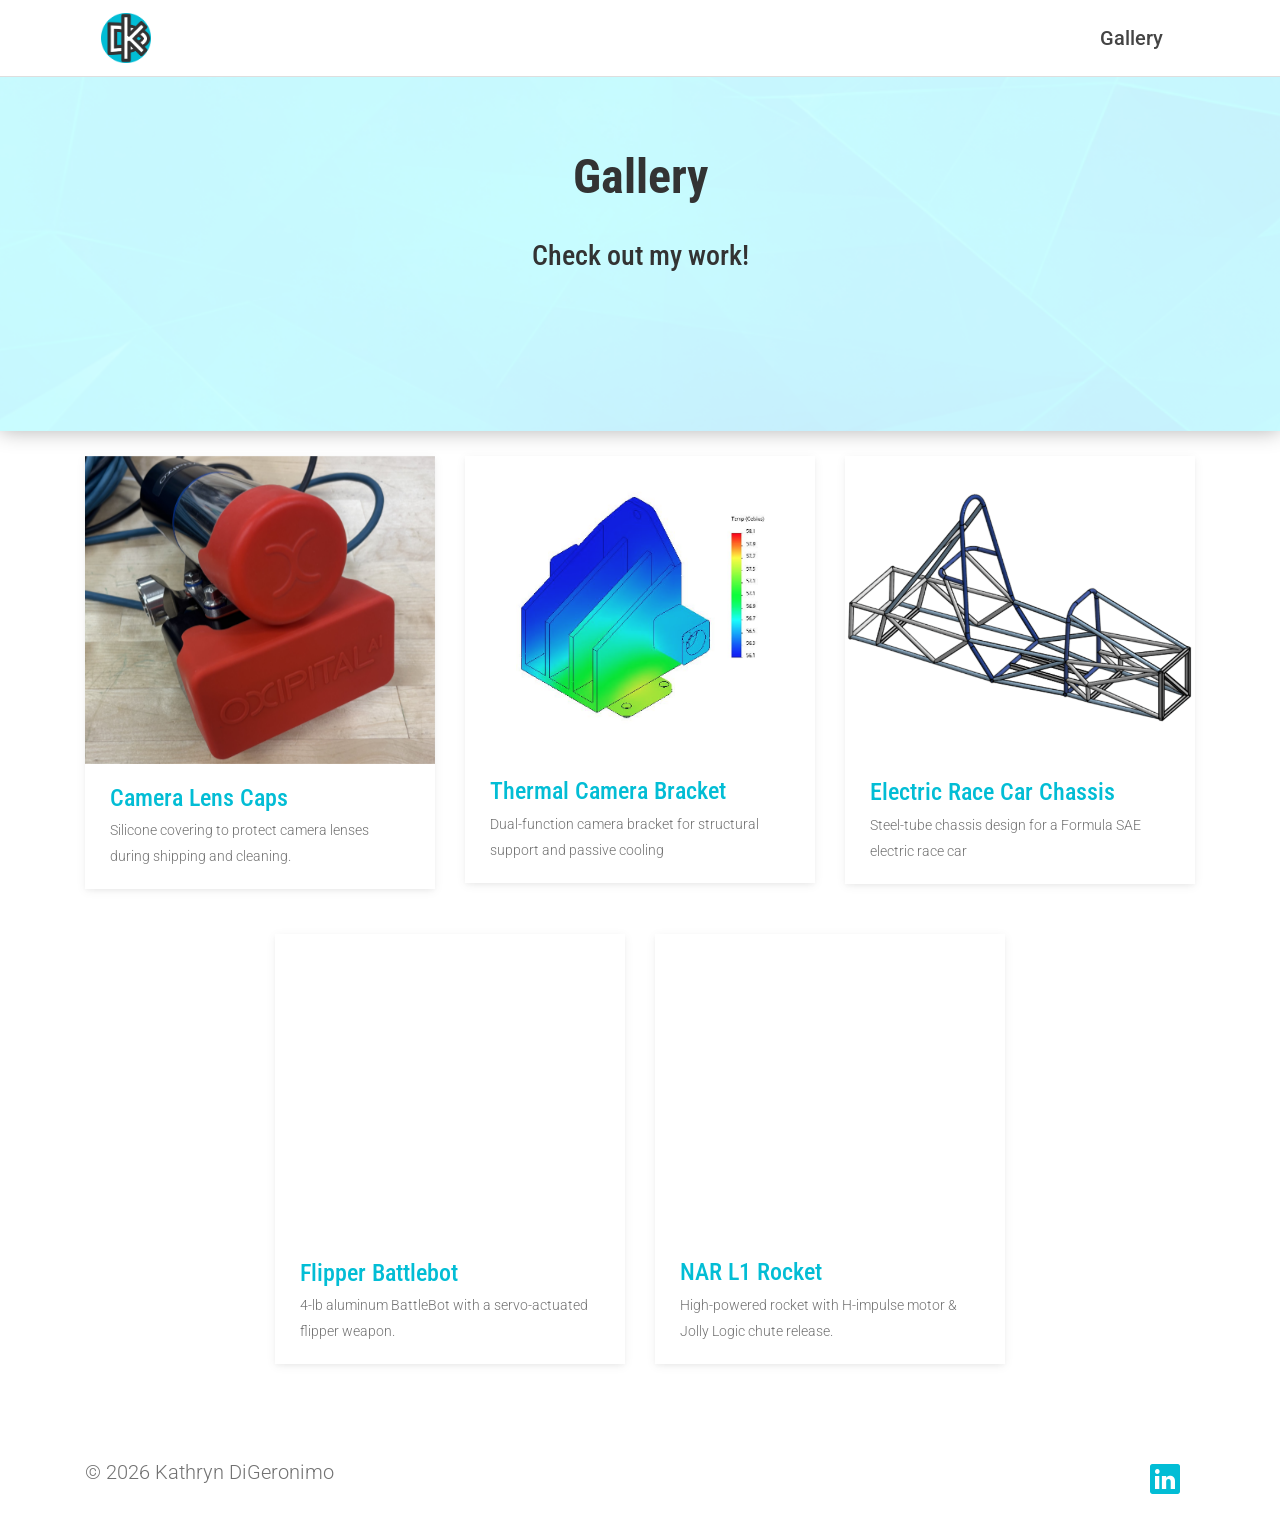
<file: gallery.html>
<!DOCTYPE html>

<!-- ======================
----------GALLERY----------
======================= -->

<html class="no-js">
    <head>
        <!-- Basic Page Needs
        ================================================== -->
        <meta charset="utf-8">
        <meta https-equiv="Content-Type" content="text/html; charset=utf-8">
        <link rel="icon" href="images/favicon.png">
        <title>Project Gallery</title>
        <meta name="description" content="">
        <meta name="keywords" content="">
        <meta name="author" content="">
        <!-- Mobile Specific Metas
        ================================================== -->
        <meta name="format-detection" content="telephone=no">
        <meta name="viewport" content="width=device-width, initial-scale=1">

        
        <!-- Template CSS Files
        ================================================== -->
        <!-- Twitter Bootstrs CSS -->
        <link rel="stylesheet" href="plugins/bootstrap/bootstrap.min.css">
        <!-- Ionicons Fonts Css -->
        <link rel="stylesheet" href="plugins/ionicons/ionicons.min.css">
        <!-- animate css -->
        <link rel="stylesheet" href="plugins/animate-css/animate.css">
        <!-- Hero area slider css-->
        <link rel="stylesheet" href="plugins/slider/slider.css">
        <!-- slick slider -->
        <link rel="stylesheet" href="plugins/slick/slick.css">
        <!-- Fancybox -->
        <link rel="stylesheet" href="plugins/facncybox/jquery.fancybox.css">
        <!-- hover -->
        <link rel="stylesheet" href="plugins/hover/hover-min.css">
        <!-- template main css file -->
        <link rel="stylesheet" href="css/style.css">
    </head>
    <body>

<!--
==================================================
Header Section
================================================== 
-->
<section class="top-bar animated-header">
    <div class="container">
        <div class="row">
            <div class="col-lg-12">
                <nav class="navbar navbar-expand-lg navbar-light bg-light">
                    <a class="navbar-brand" href="index.html">
                      <img src="images/logo.png" alt="logo" class="navbar-logo">
                    </a>
                    <ul class="navbar-nav ml-auto flex-row">
                      <li class="nav-item">
                        <a class="nav-link px-3" href="gallery.html">Gallery</a>
                      </li>
                    </ul>
                  </div>
                </nav>
            </div>
        </div>
    </div>
</section>

<!--
==================================================
Hero Page Section
================================================== 
-->
<section id="hero-area">
  <div class="container">
    <div class="row">
      <div class="col-md-12 text-center">
        <div class="block wow fadeInUp" data-wow-delay=".3s">
          <section>
            <h1 class="wow fadeInUp animated cd-headline slide" data-wow-delay=".4s">
              <span>Gallery</span><br>
            </h1>
          </section>
          <h3 class="wow fadeInUp animated" data-wow-delay=".6s">
            Check out my work!
          </h3>
        </div>
      </div>
    </div>
  </div>
</section>

<!--
==================================================
Portfolio Section
================================================== 
-->
<section id="works" class="works">
  <div class="container">
    <div class="row justify-content-center">

      <!-- Lens Caps -->
      <div class="col-md-4 col-sm-6">
        <a href="lens-caps.html" class="tile-link">
          <figure class="wow fadeInLeft animated portfolio-item"
            data-wow-duration="500ms"
            data-wow-delay="0ms">
            <div class="img-wrapper">
              <img  src="images/lens-caps/lens-cap-main.jpg"
                    class="img-fluid"
                    alt="Camera Lens Caps">
                      <div class="overlay">
                        <span class="learn-more">Learn more</span>
                      </div>
            </div>
            <figcaption>
              <h4>Camera Lens Caps</h4>
              <p>Silicone covering to protect camera lenses during shipping and cleaning.</p>
            </figcaption>
          </figure>
        </a>
      </div>
      
      <!-- Thermal Bracket -->
      <div class="col-md-4 col-sm-6">
        <a href="thermal-bracket.html" class="tile-link">
          <figure class="wow fadeInLeft animated portfolio-item"
            data-wow-duration="500ms"
            data-wow-delay="0ms">
            <div class="img-wrapper">
              <img  src="images/thermal-bracket/thermal-bracket-main.png"
                    class="img-fluid"
                    alt="Thermal Camera Bracket">
                      <div class="overlay">
                        <span class="learn-more">Learn more</span>
                      </div>
            </div>
            <figcaption>
              <h4>Thermal Camera Bracket</h4>
            <p>Dual-function camera bracket for structural support and passive cooling</p>
            </figcaption>
          </figure>
        </a>
      </div>

      <!-- Electric Race Car Chassis -->
      <div class="col-md-4 col-sm-6">
        <a href="electric-race-car-chassis.html" class="tile-link">
          <figure class="wow fadeInLeft animated portfolio-item"
            data-wow-duration="500ms"
            data-wow-delay="0ms">
            <div class="img-wrapper">
              <img  src="images/electric-race-car-chassis/chassis-main.png"
                    class="img-fluid"
                    alt="Electric Race Car Chassis">
                      <div class="overlay">
                        <span class="learn-more">Learn more</span>
                      </div>
            </div>
            <figcaption>
              <h4>Electric Race Car Chassis</h4>
              <p>Steel-tube chassis design for a Formula SAE electric race car</p>
            </figcaption>
          </figure>
        </a>
      </div>

      <!-- Flipper Battlebot -->
      <div class="col-md-4 col-sm-6">
        <a href="battlebot.html" class="tile-link">
          <figure class="wow fadeInLeft animated portfolio-item"
            data-wow-duration="500ms"
            data-wow-delay="0ms">
            <div class="img-wrapper">
              <img  src="images/battlebot/battlebot-main.jpg"
                    class="img-fluid"
                    alt="Flipper Battlebot">
                      <div class="overlay">
                        <span class="learn-more">Learn more</span>
                      </div>
            </div>
            <figcaption>
              <h4>Flipper Battlebot</h4>
              <p>4-lb aluminum BattleBot with a servo-actuated flipper weapon.</p>
            </figcaption>
          </figure>
        </a>
      </div>

      <!-- NAR L1 Rocket -->
      <div class="col-md-4 col-sm-6">
        <a href="l1-rocket.html" class="tile-link">
          <figure class="wow fadeInLeft animated portfolio-item"
            data-wow-duration="500ms"
            data-wow-delay="0ms">
            <div class="img-wrapper">
              <img  src="images/l1-rocket/l1-rocket-main.jpg"
                    class="img-fluid"
                    alt="NAR L1 Rocket">
                      <div class="overlay">
                        <span class="learn-more">Learn more</span>
                      </div>
            </div>
            <figcaption>
              <h4>NAR L1 Rocket</h4>
              <p>High-powered rocket with H-impulse motor & Jolly Logic chute release.</p>
            </figcaption>
          </figure>
        </a>
      </div>
    </div>
  </div>
</section>

<!--
==================================================
Footer
================================================== 
-->
<footer id="footer">
  <div class="container">
    <div class="row content-justify-between">

       <div class="col-md-6 text-center text-md-left">
        <p class="footer-text">
          © 2026 Kathryn DiGeronimo
        </p>
      </div>
      <div class="col-md-6 text-center text-md-right">
        <ul class="social">
          <li>
            <a href="https://www.linkedin.com/in/kathryn-digeronimo/" class="LinkedIn">
              <i class="ion-social-linkedin"></i>
            </a>
          </li>
        </ul>
      </div>
    </div>
  </div>
</footer>

<!-- Template Javascript Files
================================================== -->
<!-- jquery -->
<script src="plugins/jQurey/jquery.min.js"></script>
<!-- Form Validation -->
<script src="plugins/form-validation/jquery.form.js"></script> 
<script src="plugins/form-validation/jquery.validate.min.js"></script>
<!-- slick slider -->
<script src="plugins/slick/slick.min.js"></script>
<!-- bootstrap js -->
<script src="plugins/bootstrap/bootstrap.min.js"></script>
<!-- wow js -->
<script src="plugins/wow-js/wow.min.js"></script>
<!-- slider js -->
<script src="plugins/slider/slider.js"></script>
<!-- Fancybox -->
<script src="plugins/facncybox/jquery.fancybox.js"></script>
<!-- template main js -->
<script src="js/main.js"></script>
</body>
</html>
</file>
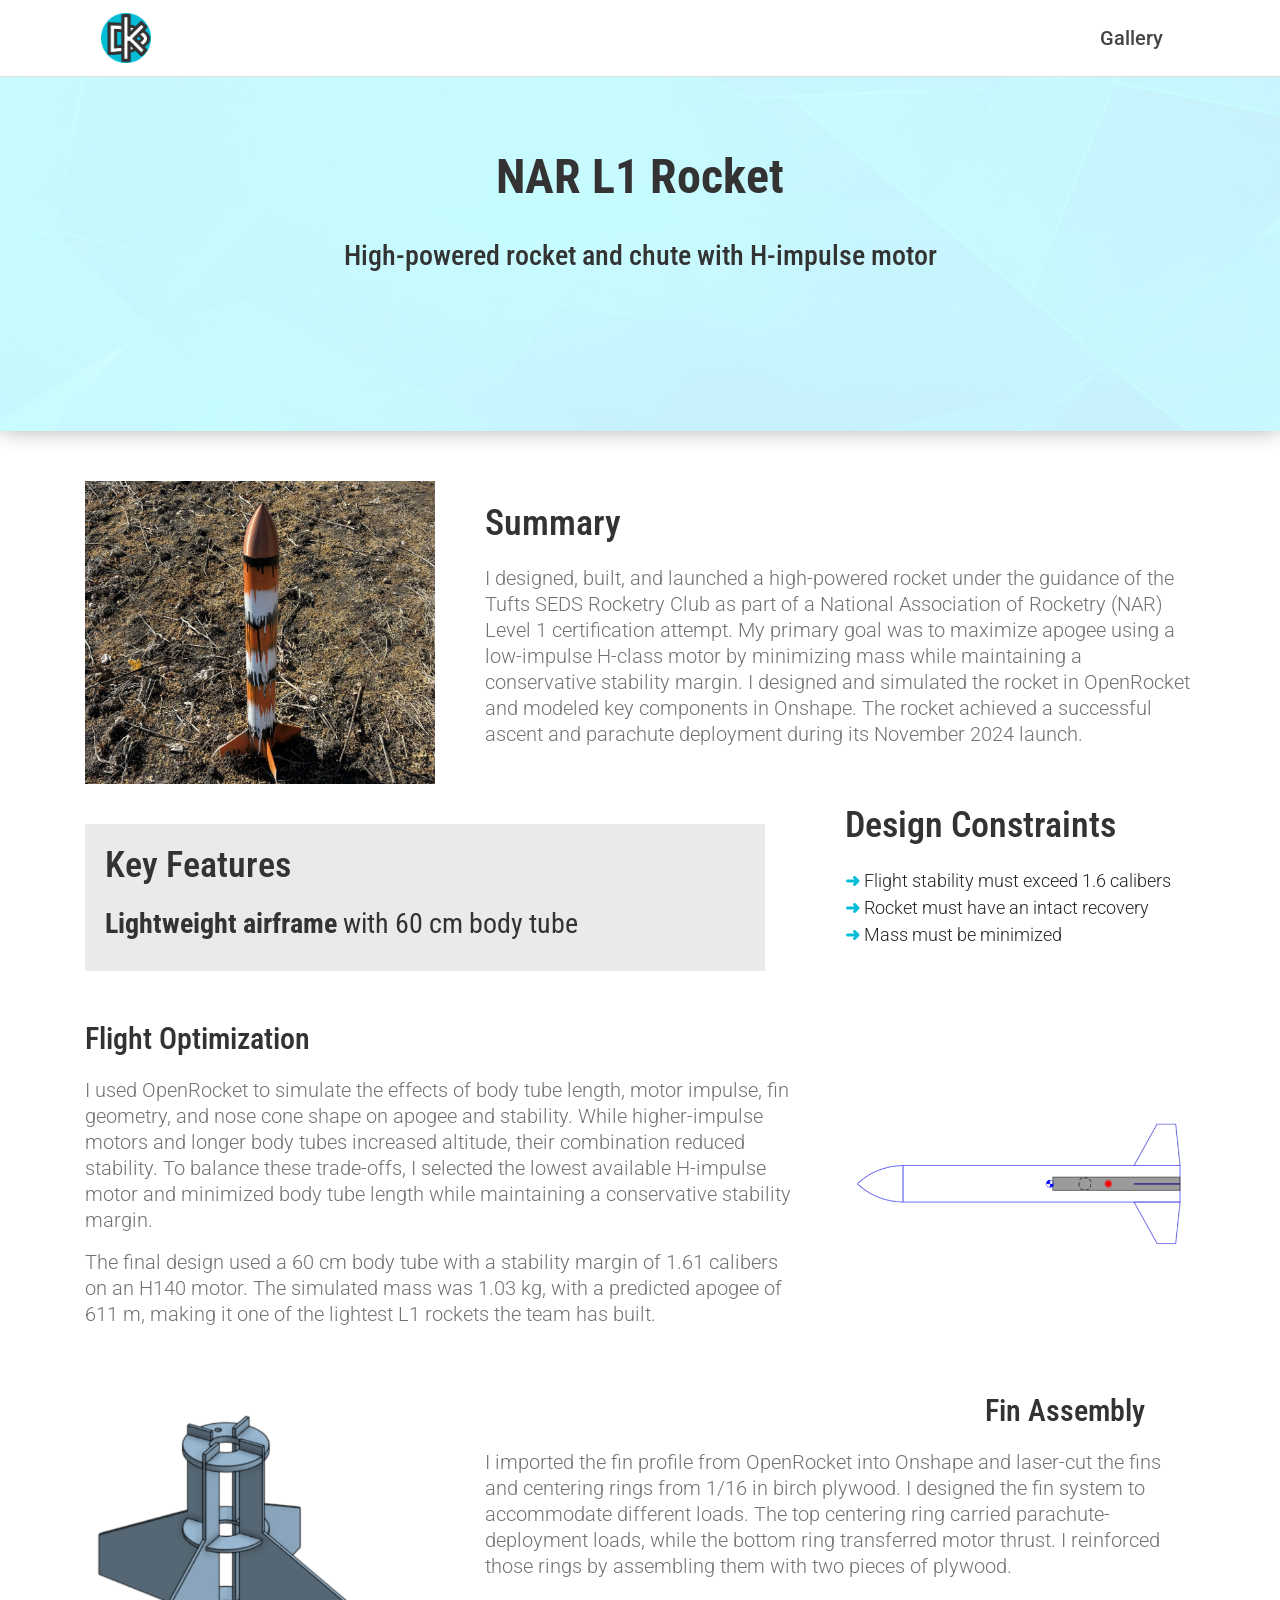
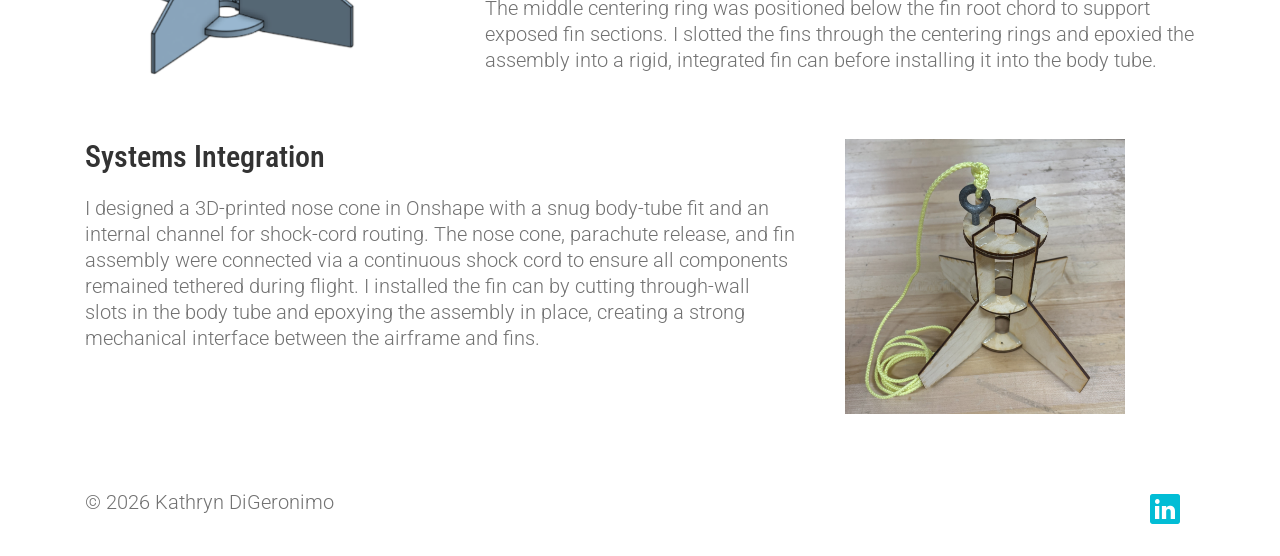
<file: l1-rocket.html>
<!DOCTYPE html>

<!-- ================================
----------L1 ROCKET----------
================================= -->

<html class="no-js">
    <head>
        <!-- Basic Page Needs
        ================================================== -->
        <meta charset="utf-8">
        <meta https-equiv="Content-Type" content="text/html; charset=utf-8">
        <link rel="icon" href="images/favicon.png">
        <title>L1 Rocket</title>
        <meta name="description" content="">
        <meta name="keywords" content="">
        <meta name="author" content="">
        <!-- Mobile Specific Metas
        ================================================== -->
        <meta name="format-detection" content="telephone=no">
        <meta name="viewport" content="width=device-width, initial-scale=1">

        
        <!-- Template CSS Files
        ================================================== -->
        <!-- Twitter Bootstrs CSS -->
        <link rel="stylesheet" href="plugins/bootstrap/bootstrap.min.css">
        <!-- Ionicons Fonts Css -->
        <link rel="stylesheet" href="plugins/ionicons/ionicons.min.css">
        <!-- animate css -->
        <link rel="stylesheet" href="plugins/animate-css/animate.css">
        <!-- Hero area slider css-->
        <link rel="stylesheet" href="plugins/slider/slider.css">
        <!-- slick slider -->
        <link rel="stylesheet" href="plugins/slick/slick.css">
        <!-- Fancybox -->
        <link rel="stylesheet" href="plugins/facncybox/jquery.fancybox.css">
        <!-- hover -->
        <link rel="stylesheet" href="plugins/hover/hover-min.css">
        <!-- template main css file -->
        <link rel="stylesheet" href="css/style.css">
    </head>
    <body>

<!--
==================================================
Header Section
==================================================
-->
<section class="top-bar animated-header">
    <div class="container">
        <div class="row">
            <div class="col-lg-12">
                <nav class="navbar navbar-expand-lg navbar-light bg-light">
                    <a class="navbar-brand" href="index.html">
                      <img src="images/logo.png" alt="logo" class="navbar-logo">
                    </a>
                    <ul class="navbar-nav ml-auto flex-row">
                      <li class="nav-item">
                        <a class="nav-link px-3" href="gallery.html">Gallery</a>
                      </li>
                    </ul>
                  </div>
                </nav>
            </div>
        </div>
    </div>
</section>

<!--
==================================================
Hero Page Section
================================================== 
-->
<section id="hero-area">
  <div class="container">
    <div class="row">
      <div class="col-md-12 text-center">
        <div class="block wow fadeInUp" data-wow-delay=".3s">
          <section class="cd-intro">
            <h1 class="wow fadeInUp animated cd-headline slide" data-wow-delay=".4s">
              <span>NAR L1 Rocket</span><br>
            </h1>
          </section>
          <h3 class="wow fadeInUp animated" data-wow-delay=".6s">
            High-powered rocket and chute with H-impulse motor
          </h3>
        </div>
      </div>
    </div>
  </div>
</section>

<!--
==================================================
Portfolio page
================================================== 
-->
<section class="portfolio-page">
  <div class="container">
    <div class="row align-items-center">
      <!-- Front Image -->
      <div class="col-lg-4">
        <img class="img-fluid" src="images/l1-rocket/l1-rocket-main.jpg" alt="NAR L1 Rocket">
      </div>
      <!-- Summary -->
      <div class="col-lg-8">
        <div class="portfolio-page-summary">
          <div class="mt-4 mt-lg-0">
          <h2>Summary</h2>
          <p>I designed, built, and launched a high-powered rocket under the guidance of the Tufts 
            SEDS Rocketry Club as part of a National Association of Rocketry (NAR) Level 1 
            certification attempt. My primary goal was to maximize apogee using a low-impulse 
            H-class motor by minimizing mass while maintaining a conservative stability margin. 
            I designed and simulated the rocket in OpenRocket and modeled key components in Onshape. 
            The rocket achieved a successful ascent and parachute deployment during its November 2024 
            launch.</p>
          </div>
        </div>
      </div>
    </div>

    <div class="row portfolio-page-break">
      <div class="col-lg-8 align-items-center">
        <!-- Key Features -->
        <div class="portfolio-page-features">
          <h2>Key Features</h2>
          <h3 class="wow fadeInUp animated rotating-feature cd-headline slide" data-wow-delay=".4s">
            <span class="cd-words-wrapper">
              <b class="is-visible"> <em>Lightweight airframe</em> with 60 cm body tube</b>
              <b><em>Laser-cut plywood fins</em> reinforced by three centering rings</b>
              <b><em>3D-printed nose cone</em> with integrated shock-cord </b>
              <b><em>Jolly Logic chute release</em> for altitude-based deployment</b>
            </span>
          </h3>
        </div>
      </div>
      <div class="col-lg-4">
        <!-- Design Constraints -->
         <div class="portfolio-page-constraints">
          <div class="mt-4 mt-lg-0">
            <h2>Design Constraints</h2>
              <ul>
                <li>Flight stability must exceed 1.6 calibers</li>
                <li>Rocket must have an intact recovery</li>
                <li>Mass must be minimized</li>
              </ul>
            </div>
         </div>
      </div>
    </div>

    <!-- Flight Optimization -->
    <div class="row portfolio-page-content">
      <div class="col-lg-8">
        <div class="portfolio-page-left-text">
          <h2>Flight Optimization</h2>
          <p>I used OpenRocket to simulate the effects of body tube length, motor impulse, fin 
            geometry, and nose cone shape on apogee and stability. While higher-impulse motors 
            and longer body tubes increased altitude, their combination reduced stability. To 
            balance these trade-offs, I selected the lowest available H-impulse motor and minimized 
            body tube length while maintaining a conservative stability margin. </p>
          <p>The final design used a 60 cm body tube with a stability margin of 1.61 calibers on an 
            H140 motor. The simulated mass was 1.03 kg, with a predicted apogee of 611 m, making it 
            one of the lightest L1 rockets the team has built.</p> 
          </div>
        </div>
        <div class="col-lg-4 align-self-center">
        <!-- Image -->
        <img class="img-fluid" src="images/l1-rocket/flight-simulation.png" alt="Flight Optimization">
      </div>
    </div>

    <!-- Fin Assembly -->
    <div class="row portfolio-page-content">
      <div class="col-lg-4 align-self-center mb-4 mb-lg-0">
        <!-- Image -->
        <img class="img-fluid" src="images/l1-rocket/fin-assembly.png" alt="Fin Assembly" style="max-width: 80%;">
      </div>
      <div class="col-lg-8">
        <div class="portfolio-page-right-text">
          <h2>Fin Assembly</h2>
          <p>I imported the fin profile from OpenRocket into Onshape and laser-cut the fins and 
            centering rings from 1/16 in birch plywood. I designed the fin system to accommodate 
            different loads. The top centering ring carried parachute-deployment loads, while the 
            bottom ring transferred motor thrust. I reinforced those rings by assembling them with 
            two pieces of plywood.</p> 
          <p>The middle centering ring was positioned below the fin root chord to support exposed 
            fin sections. I slotted the fins through the centering rings and epoxied the assembly 
            into a rigid, integrated fin can before installing it into the body tube.</p>
        </div>
      </div>  
    </div>

    <!-- Systems Integration -->
    <div class="row portfolio-page-content">
      <div class="col-lg-8">
        <div class="portfolio-page-left-text">
          <h2>Systems Integration</h2>
          <p>I designed a 3D-printed nose cone in Onshape with a snug body-tube fit and an internal 
            channel for shock-cord routing. The nose cone, parachute release, and fin assembly were 
            connected via a continuous shock cord to ensure all components remained tethered during 
            flight. I installed the fin can by cutting through-wall slots in the body tube and 
            epoxying the assembly in place, creating a strong mechanical interface between the 
            airframe and fins.</p>
          </div>
        </div>
        <div class="col-lg-4 align-self-center">
        <!-- Image -->
        <img class="img-fluid" src="images/l1-rocket/system-integration.jpeg" alt="Rocket Assembly" style="max-width: 80%;">
      </div>
    </div>
  </div>
</section>

<!--
==================================================
Footer
================================================== 
-->
<footer id="footer">
  <div class="container">
    <div class="row content-justify-between">

       <div class="col-md-6 text-center text-md-left">
        <p class="footer-text">
          © 2026 Kathryn DiGeronimo
        </p>
      </div>
      <div class="col-md-6 text-center text-md-right">
        <ul class="social">
          <li>
            <a href="https://www.linkedin.com/in/kathryn-digeronimo/" class="LinkedIn">
              <i class="ion-social-linkedin"></i>
            </a>
          </li>
        </ul>
      </div>
    </div>
  </div>
</footer>


<!-- Template Javascript Files
================================================== -->
<!-- jquery -->
<script src="plugins/jQurey/jquery.min.js"></script>
<!-- Form Validation -->
<script src="plugins/form-validation/jquery.form.js"></script> 
<script src="plugins/form-validation/jquery.validate.min.js"></script>
<!-- slick slider -->
<script src="plugins/slick/slick.min.js"></script>
<!-- bootstrap js -->
<script src="plugins/bootstrap/bootstrap.min.js"></script>
<!-- wow js -->
<script src="plugins/wow-js/wow.min.js"></script>
<!-- slider js -->
<script src="plugins/slider/slider.js"></script>
<!-- Fancybox -->
<script src="plugins/facncybox/jquery.fancybox.js"></script>
<!-- template main js -->
<script src="js/main.js"></script>
</body>
</html>
</file>
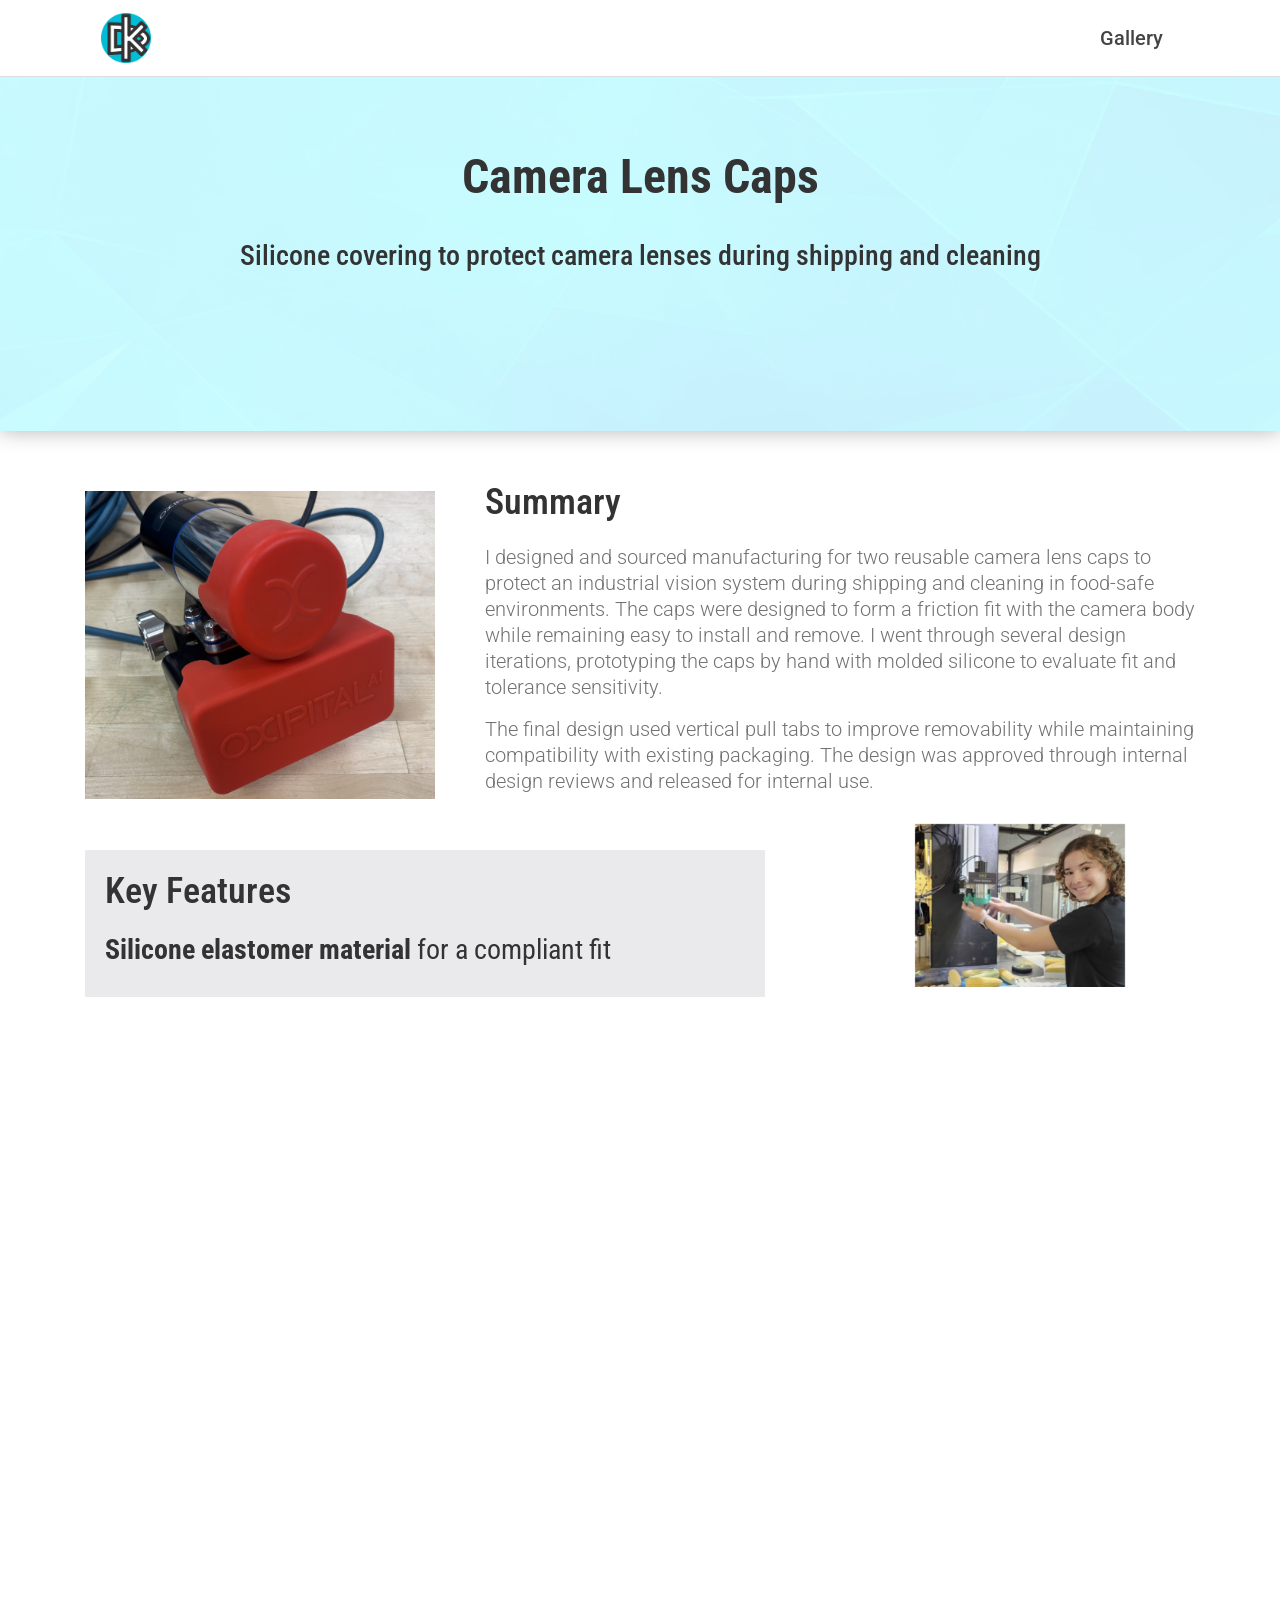
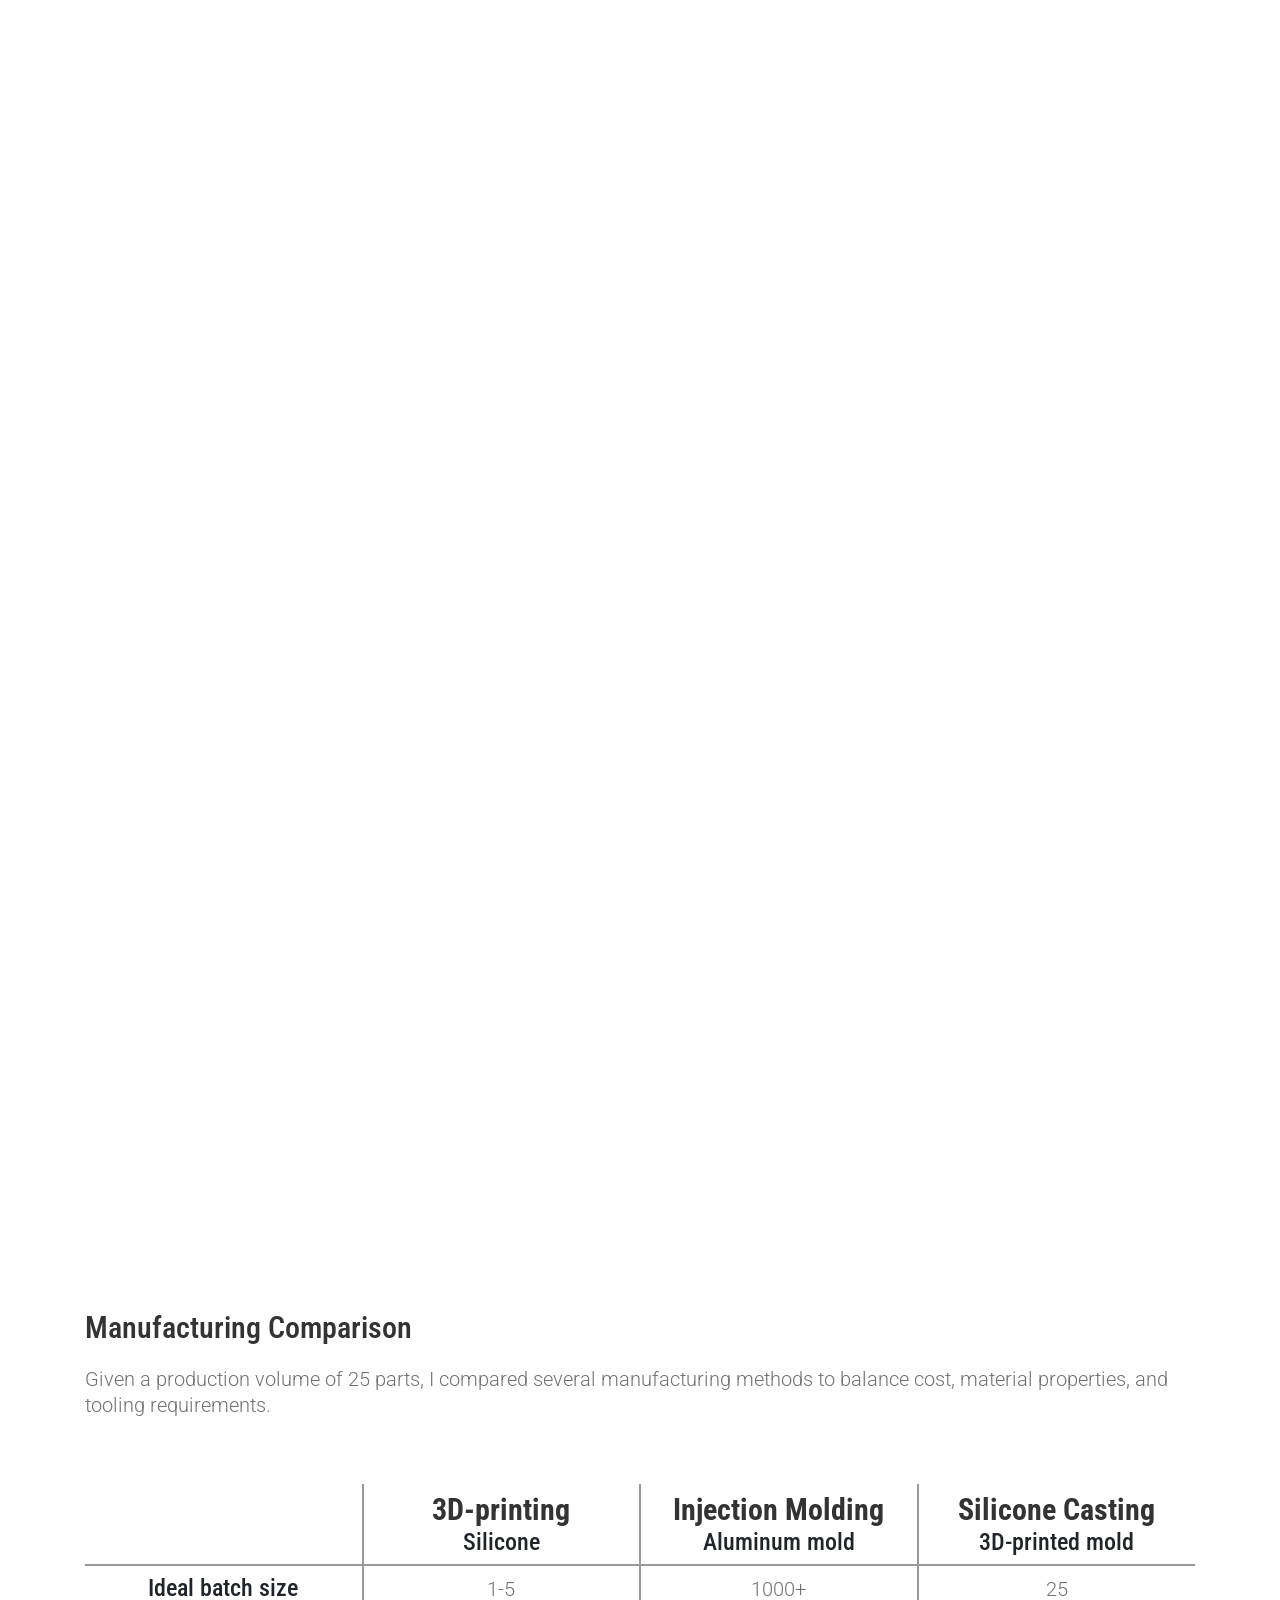
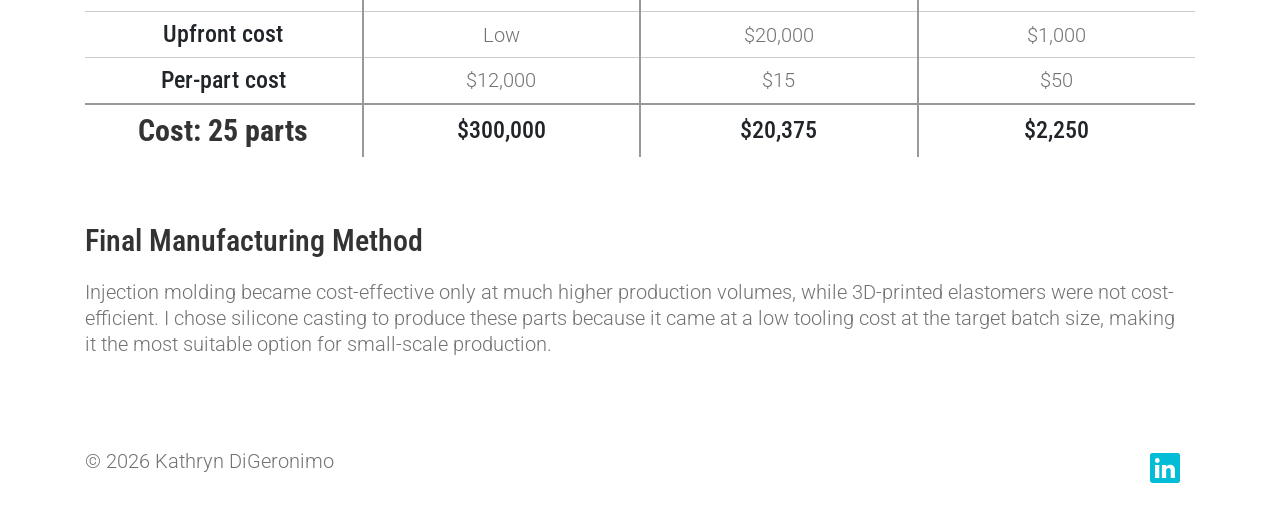
<file: lens-caps.html>
<!DOCTYPE html>

<!-- ===============================
----------CAMERA LENS CAPS----------
================================ -->

<html class="no-js">
    <head>
        <!-- Basic Page Needs
        ================================================== -->
        <meta charset="utf-8">
        <meta https-equiv="Content-Type" content="text/html; charset=utf-8">
        <link rel="icon" href="images/favicon.png">
        <title>Camera Lens Caps</title>
        <meta name="description" content="">
        <meta name="keywords" content="">
        <meta name="author" content="">
        <!-- Mobile Specific Metas
        ================================================== -->
        <meta name="format-detection" content="telephone=no">
        <meta name="viewport" content="width=device-width, initial-scale=1">

        
        <!-- Template CSS Files
        ================================================== -->
        <!-- Twitter Bootstrs CSS -->
        <link rel="stylesheet" href="plugins/bootstrap/bootstrap.min.css">
        <!-- Ionicons Fonts Css -->
        <link rel="stylesheet" href="plugins/ionicons/ionicons.min.css">
        <!-- animate css -->
        <link rel="stylesheet" href="plugins/animate-css/animate.css">
        <!-- Hero area slider css-->
        <link rel="stylesheet" href="plugins/slider/slider.css">
        <!-- slick slider -->
        <link rel="stylesheet" href="plugins/slick/slick.css">
        <!-- Fancybox -->
        <link rel="stylesheet" href="plugins/facncybox/jquery.fancybox.css">
        <!-- hover -->
        <link rel="stylesheet" href="plugins/hover/hover-min.css">
        <!-- template main css file -->
        <link rel="stylesheet" href="css/style.css">
    </head>
    <body>

<!--
==================================================
Header Section
==================================================
-->
<section class="top-bar animated-header">
    <div class="container">
        <div class="row">
            <div class="col-lg-12">
                <nav class="navbar navbar-expand-lg navbar-light bg-light">
                    <a class="navbar-brand" href="index.html">
                      <img src="images/logo.png" alt="logo" class="navbar-logo">
                    </a>
                    <ul class="navbar-nav ml-auto flex-row">
                      <li class="nav-item">
                        <a class="nav-link px-3" href="gallery.html">Gallery</a>
                      </li>
                    </ul>
                  </div>
                </nav>
            </div>
        </div>
    </div>
</section>

<!--
==================================================
Hero Page Section
================================================== -->
<section id="hero-area">
  <div class="container">
    <div class="row">
      <div class="col-md-12 text-center">
        <div class="block wow fadeInUp" data-wow-delay=".3s">
          <section class="cd-intro">
            <h1 class="wow fadeInUp animated cd-headline slide" data-wow-delay=".4s">
              <span>Camera Lens Caps</span><br>
            </h1>
          </section>
          <h3 class="wow fadeInUp animated" data-wow-delay=".6s">
            Silicone covering to protect camera lenses during shipping and cleaning
          </h3>
        </div>
      </div>
    </div>
  </div>
</section>

<!--
==================================================
Portfolio page
================================================== 
-->
<section class="portfolio-page">
  <div class="container">
    <div class="row align-items-center">
      <!-- Front Image -->
      <div class="col-lg-4">
        <img class="img-fluid" src="images/lens-caps/lens-cap-main.jpg" alt="Camera Lens Caps">
      </div>
      <!-- Summary -->
      <div class="col-lg-8">
        <div class="portfolio-page-summary">
          <div class="mt-4 mt-lg-0">
            <h2>Summary</h2>
            <p>I designed and sourced manufacturing for two reusable camera lens caps to protect an 
              industrial vision system during shipping and cleaning in food-safe environments. The 
              caps were designed to form a friction fit with the camera body while remaining easy to 
              install and remove. I went through several design iterations, prototyping the caps by 
              hand with molded silicone to evaluate fit and tolerance sensitivity.</p>
            <p>The final design used vertical pull tabs to improve removability while maintaining 
              compatibility with existing packaging. The design was approved through internal design 
              reviews and released for internal use.</p>
          </div>
        </div>
      </div>
    </div>

    <div class="row portfolio-page-break">
      <div class="col-lg-8">
        <!-- Key Features -->
        <div class="row portfolio-page-features">
          <h2>Key Features</h2>
          <h3 class="wow fadeInUp animated rotating-feature cd-headline slide" data-wow-delay=".4s">
            <span class="cd-words-wrapper">
              <b class="is-visible"> <em>Silicone elastomer material</em> for a compliant fit</b>
              <b><em>Short walls with pull tabs</em> enabling one-handed removal</b>
              <b><em>Slim profile</em> designed to shed water during cleaning</b>
            </span>
          </h3>
        </div>
      </div> 
      <div class="col-lg-4 align-self-end">
        <div class="mt-4 mt-lg-0" style="text-align: center;">
          <img class="img-fluid" src="images/lens-caps/demo.png" alt="Camera Lens Caps" style="max-width: 60%;">
        </div>
      </div>
    </div>

    <div class="row portfolio-page-content">
      <!-- Design Constraints Header -->
      <div class="col-lg-12 mt-0">
        <h2>Design Constraints</h2>
      </div>
    </div>

    <div class="row portfolio-page-break">
      <div class="col-lg-6">
        <!-- Functionality -->
        <div class="portfolio-page-constraints mt-0">
          <div class="mt-4 mt-lg-0">
            <h3>Functionality</h3>
            <ul>
              <li>Lens cap must withstand cleaning with pressurized water </li>
              <li>Operator must be able remove the lens cap with one hand </li>
              <li>Existing packaging must fit cameras with the lens caps</li>
            </ul>
          </div>
        </div>
      </div>
      <div class="col-lg-6">
        <!-- Manufacturability -->
        <div class="portfolio-page-constraints mt-0">
          <div class="mt-4 mt-lg-0">
            <h3>Manufacturability</h3>
            <ul>
              <li>Material must be compatible with food safe environments </li>
              <li>Lens cap must be bright colored for operator to see</li>
              <li>Parts must be manufactured in batches of 25</li>
            </ul>
          </div>
        </div>
      </div>
    </div>

    <!-- Early Design Decisions -->
    <div class="row portfolio-page-content align-items-center">
      <div class="col-lg-9">
        <div class="portfolio-page-left-text">
          
          <h2>Early Design Decisions</h2>
          <h3>Material: Silicone Elastomer</h3>
          <p>I selected a silicone elastomer with a Shore 40A hardness for the lens caps, balancing 
            water resistance with flexibility for easy one-handed removal. The compliant material 
            provides a reliable friction fit, resists pressurized water, and meets food-safe 
            requirements. </p> 
            <h3>Removal Mechanism: Pull Tab</h3>
          <p>I designed the lens cap with a pull-tab feature, allowing an operator to remove the cap 
              with one hand without sacrificing secure retention during washdowns. The tab also provides 
              a simple way to tether multiple caps together.</p>
        </div>
      </div> 
      <div class="col-lg-3">
        <!-- Image -->
        <img class="img-fluid" src="images/lens-caps/initial-design.png" alt="Initial Design">
      </div> 
    </div>


    <!-- Prototyping -->
     
    <div class="row portfolio-page-content">
      <div class="col-lg-4">
        <!-- Image -->
        <img class="img-fluid mb-4 mb-lg-0" src="images/lens-caps/prototyping.jpeg" alt="Prototypes">
      </div>
      <div class="col-lg-8">
        <div class="portfolio-page-right-text">
          <h2>Prototyping</h2>
          <p>To evaluate fit, tolerances, and removability, I prototyped multiple lens cap designs 
            using two-part silicone in 3D-printed molds. This approach enabled rapid iteration while 
            closely replicating the material behavior of the final parts. I varied wall thickness, 
            clearance, and draft direction to tune the friction fit.</p>
        </div>
      </div>
    </div>


    <!-- Design Comparison -->
    <div class="row portfolio-page-content">
      <div class="col-lg-12">
        <h2>Design Comparison</h2>
          <p>I prototyped and evaluated horizontal, bottom, and vertical pull-tab removal mechanisms. 
            I compared each option based on ergonomics, material usage, packaging height constraints, 
            and manufacturability.</p>
      </div>
    </div>
    <div class="row portfolio-page-content">
      <div class="col-lg-12">
        <table class="table">
          <thead>
            <tr>
              <th><h3>Horizontal Pull Tabs</h3></th>
              <th><h3>Bottom Pull Tabs</h3></th>
              <th><h3>Vertical Pull Tabs</h3></th>
            </tr>
          </thead>
          <tbody>
            <tr>
              <td><img class="img-fluid" src="images/lens-caps/horizontal-tab.PNG" alt="Horizontal Pull Tab" width="200"></td>
              <td><img class="img-fluid" src="images/lens-caps/bottom-tab.PNG" alt="Bottom Pull Tab" width="200"></td>
              <td><img class="img-fluid" src="images/lens-caps/vertical-tab.PNG" alt="Vertical Pull Tab" width="180"></td>
            </tr>
            <tr>
              <td><p>Wall height: 5 cm</p></td>
              <td><p>Wall height: 3 cm</p></td>
              <td><p>Wall height: 3 cm</p></td>
            </tr>
            <tr>
              <td><p>Packaging compliant</p></td>
              <td><p>Not Packaging compliant</p></td>
              <td><p>Packaging compliant</p></td>
            </tr>
            <tr>
              <td><p>Easy grip tabs</p></td>
              <td><p>Easy grip tabs</p></td>
              <td><p>Harder grip tabs</p></td>
            </tr>
          </tbody>
        </table>
      </div>
    </div>
    
    <!-- Final Design -->
    <div class="row portfolio-page-content align-items-center">
      <div class="col-lg-6">
        <img class="img-fluid mb-4 mb-lg-0" src="images/lens-caps/final-design.png" alt="Final Design">
      </div>
      <div class="col-lg-6 ">
        <div class="portfolio-page-right-text">
          <h2>Final Design</h2>
          <p>While the horizontal pull tab was easy to grip, it needed taller walls to extend above 
            the packaging, increasing material use. The bottom pull tab was easy to remove and used 
            less material, but it required modifications to the existing packaging. The vertical 
            pull tab provided the best overall balance, stayed within the packaging envelope, and 
            minimized material while avoiding packaging changes.</p>
          </div>
      </div>  
    </div>

    <!-- Manufacturing Comparison-->
    <div class="row portfolio-page-content">
      <div class="col-lg-12">
        <h2>Manufacturing Comparison</h2>
        <p>Given a production volume of 25 parts, I compared several manufacturing methods to 
          balance cost, material properties, and tooling requirements.</p>
      </div>
    </div>
    <!-- Manufacturing Table -->
    <div class="row portfolio-page-content">
      <div class="col-lg-12">
        <table class="table manuf-table">
          <colgroup>
            <col class="col-label">
            <col class="col-option">
            <col class="col-option">
            <col class="col-option">
          </colgroup>
          <thead>
            <tr>
              <th></th>
              <th><h2>3D-printing</h2><h3>Silicone</h3></th>
              <th><h2>Injection Molding</h2><h3>Aluminum mold</h3></th>
              <th><h2>Silicone Casting</h2><h3>3D-printed mold</h3></th>
            </tr>
          </thead>
          <tbody>
            <tr>
              <td><h3>Ideal batch size</h3></td>
              <td><p>1-5</p></td>
              <td><p>1000+</p></td>
              <td><p>25</p></td>
            </tr>
            <tr>
              <td><h3>Upfront cost</h3></td>
              <td><p>Low</p></td>
              <td><p>$20,000</p></td>
              <td><p>$1,000</p></td>
            </tr>
            <tr>
              <td><h3>Per-part cost</h3></td>
              <td><p>$12,000</p></td>
              <td><p>$15</p></td>
              <td><p>$50</p></td>
            </tr>
            <tr>
              <td><h2>Cost: 25 parts</h2></td>
              <td><h3>$300,000</h3></td>
              <td><h3>$20,375</h3></td>
              <td><h3>$2,250</h3></td>
            </tr>
          </tbody>
        </table>
      </div>
    </div>

    <!-- Final Manufacturing Method -->
    <div class="row portfolio-page-content">
      <div class="col-lg-12">
        <div class="portfolio-page-left-text">
          <h2>Final Manufacturing Method</h2>
          <p>Injection molding became cost-effective only at much higher production volumes, while 
            3D-printed elastomers were not cost-efficient. I chose silicone casting to produce these
             parts because it came at a low tooling cost at the target batch size, making it the 
             most suitable option for small-scale production.</p>
          </div>
        </div>
      </div>
    </div>
  </div>
</section>

<!--
==================================================
Footer
================================================== 
-->
<footer id="footer">
  <div class="container">
    <div class="row content-justify-between">

       <div class="col-md-6 text-center text-md-left">
        <p class="footer-text">
          © 2026 Kathryn DiGeronimo
        </p>
      </div>
      <div class="col-md-6 text-center text-md-right">
        <ul class="social">
          <li>
            <a href="https://www.linkedin.com/in/kathryn-digeronimo/" class="LinkedIn">
              <i class="ion-social-linkedin"></i>
            </a>
          </li>
        </ul>
      </div>
    </div>
  </div>
</footer>


<!-- Template Javascript Files
================================================== -->
<!-- jquery -->
<script src="plugins/jQurey/jquery.min.js"></script>
<!-- Form Validation -->
<script src="plugins/form-validation/jquery.form.js"></script> 
<script src="plugins/form-validation/jquery.validate.min.js"></script>
<!-- slick slider -->
<script src="plugins/slick/slick.min.js"></script>
<!-- bootstrap js -->
<script src="plugins/bootstrap/bootstrap.min.js"></script>
<!-- wow js -->
<script src="plugins/wow-js/wow.min.js"></script>
<!-- slider js -->
<script src="plugins/slider/slider.js"></script>
<!-- Fancybox -->
<script src="plugins/facncybox/jquery.fancybox.js"></script>
<!-- template main js -->
<script src="js/main.js"></script>
</body>
</html>
</file>
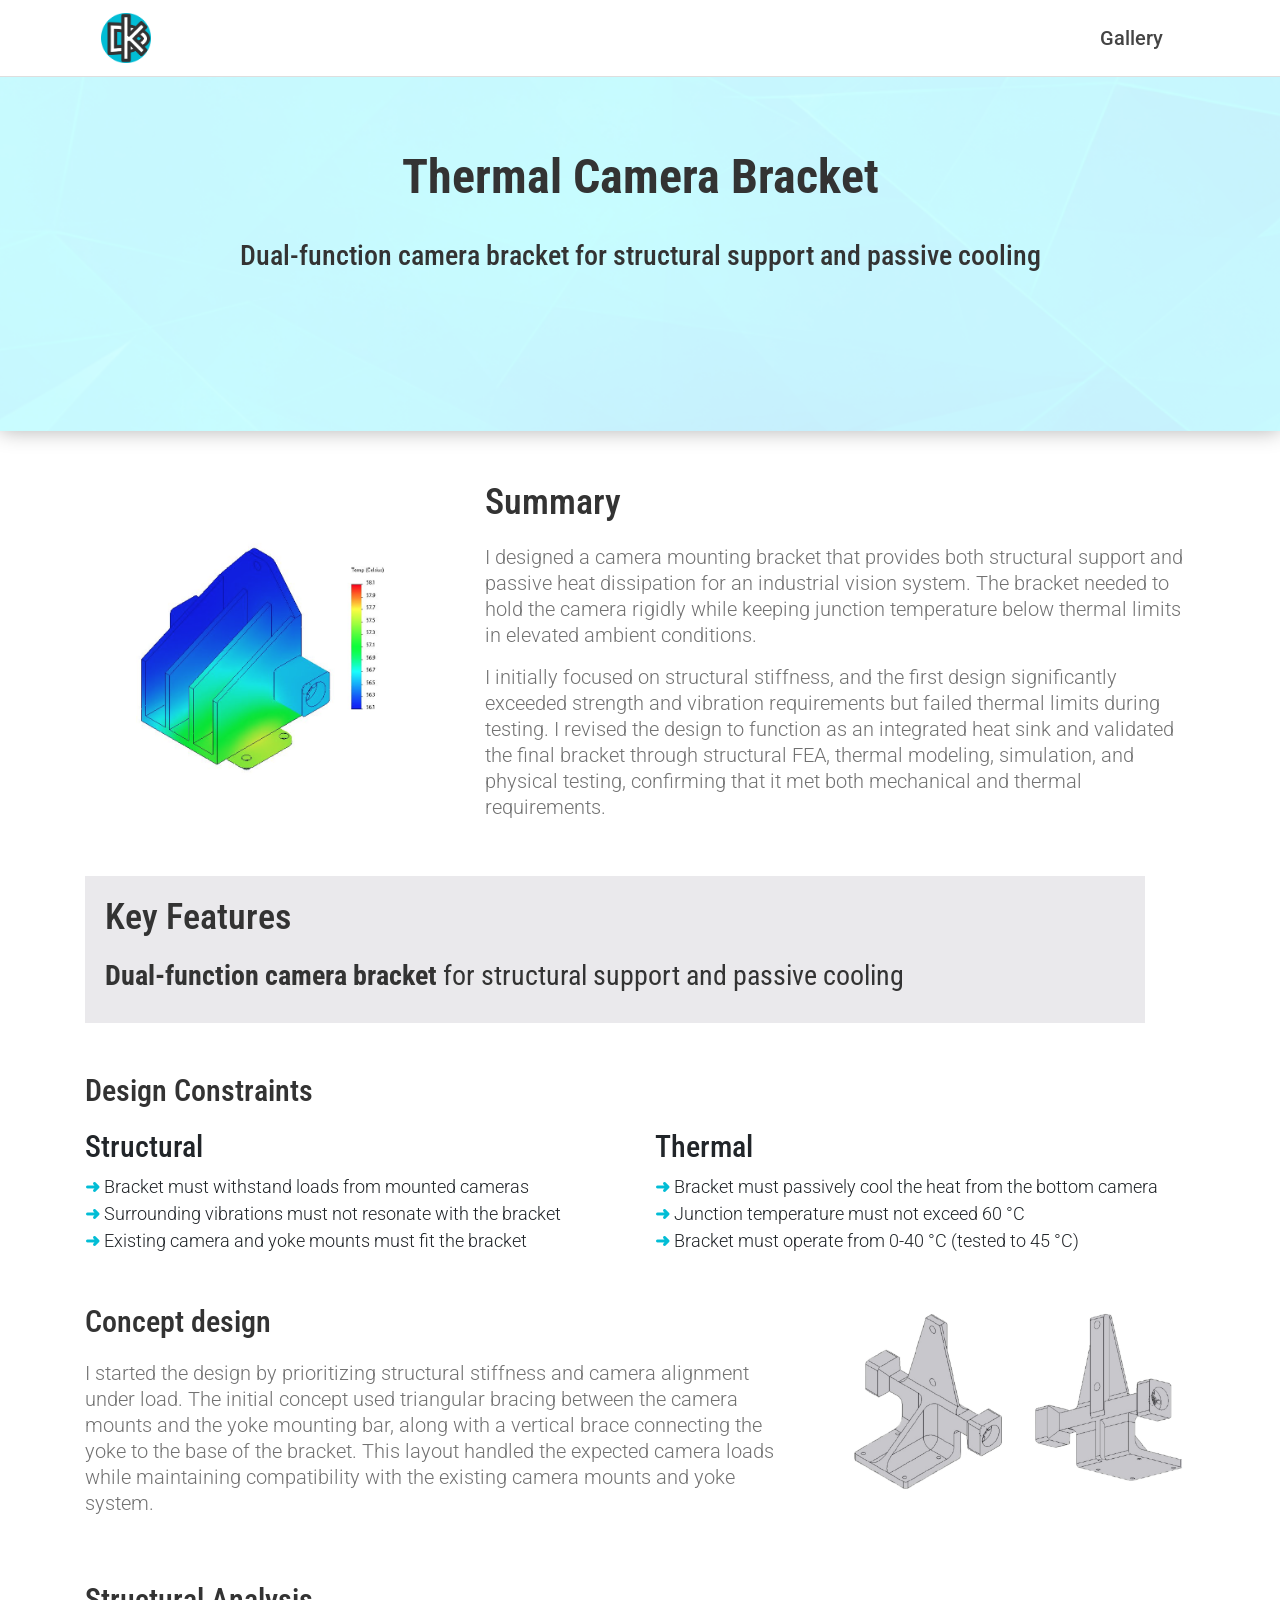
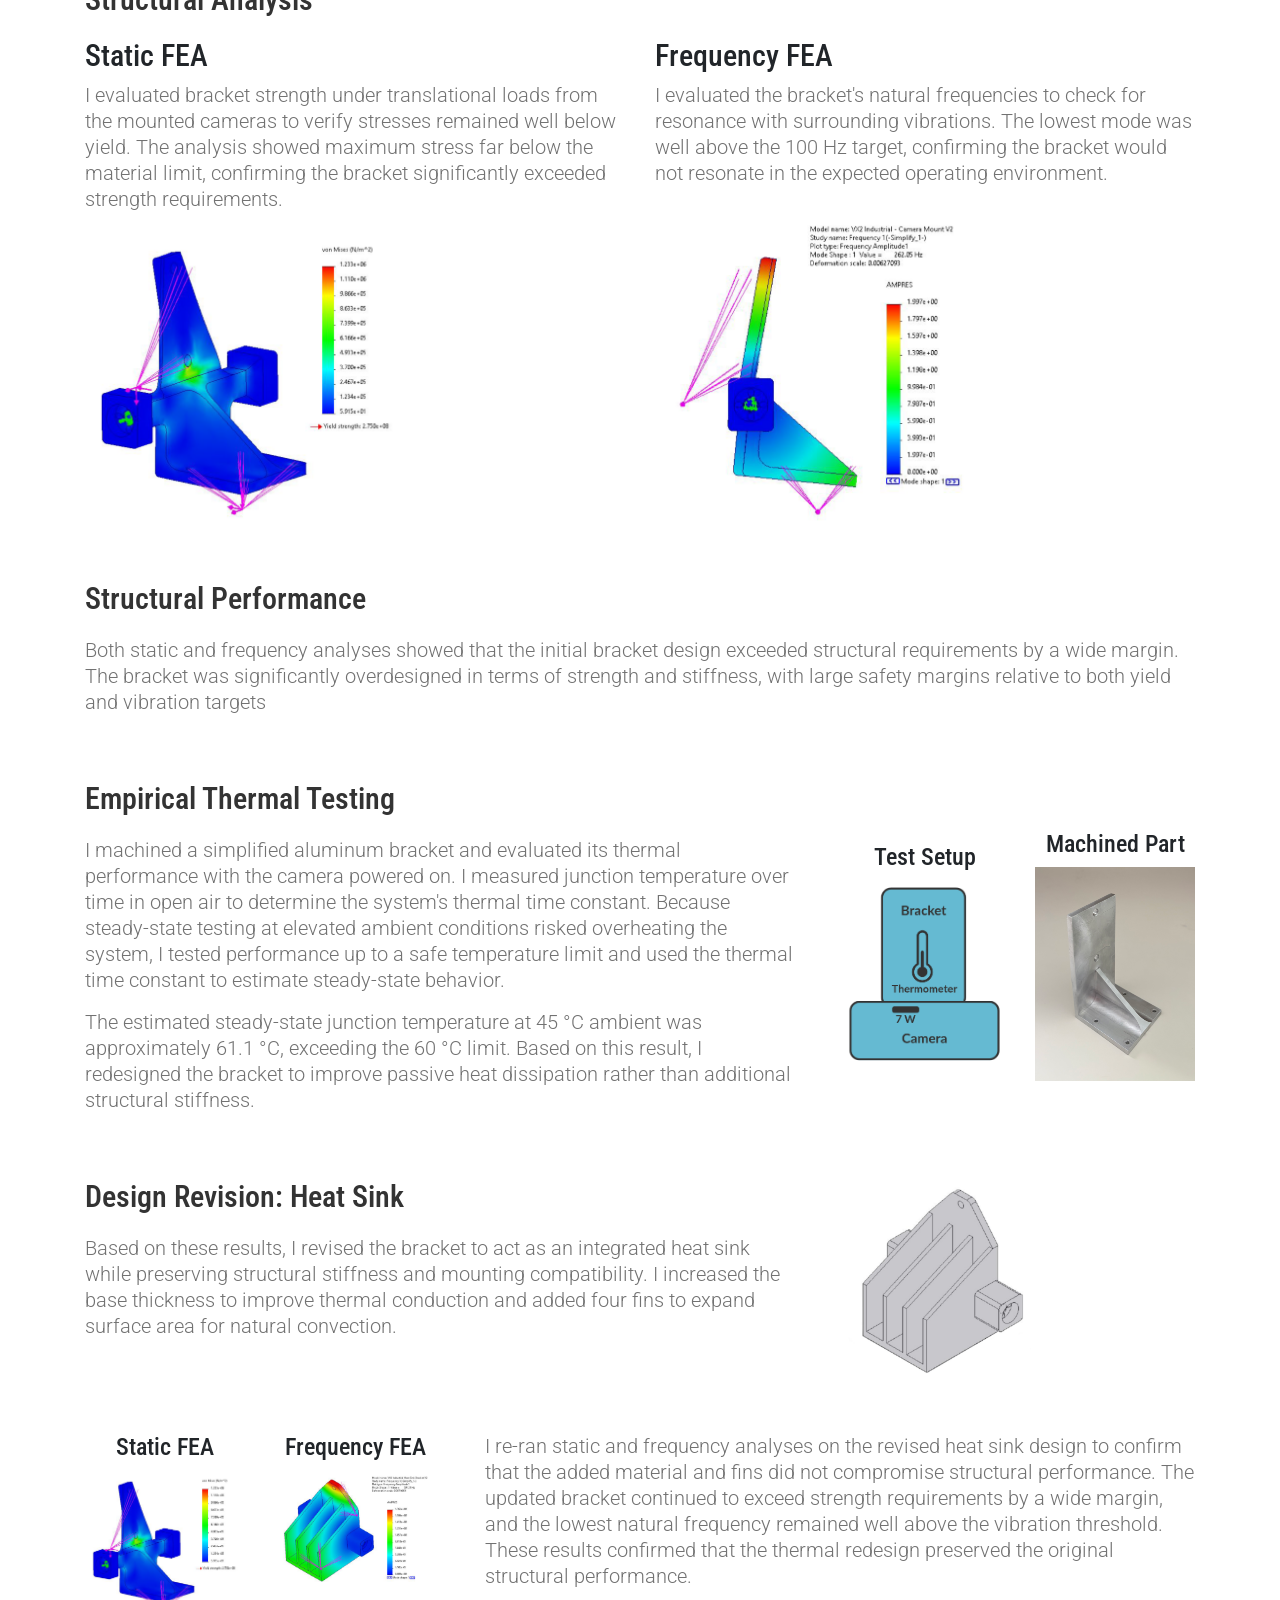
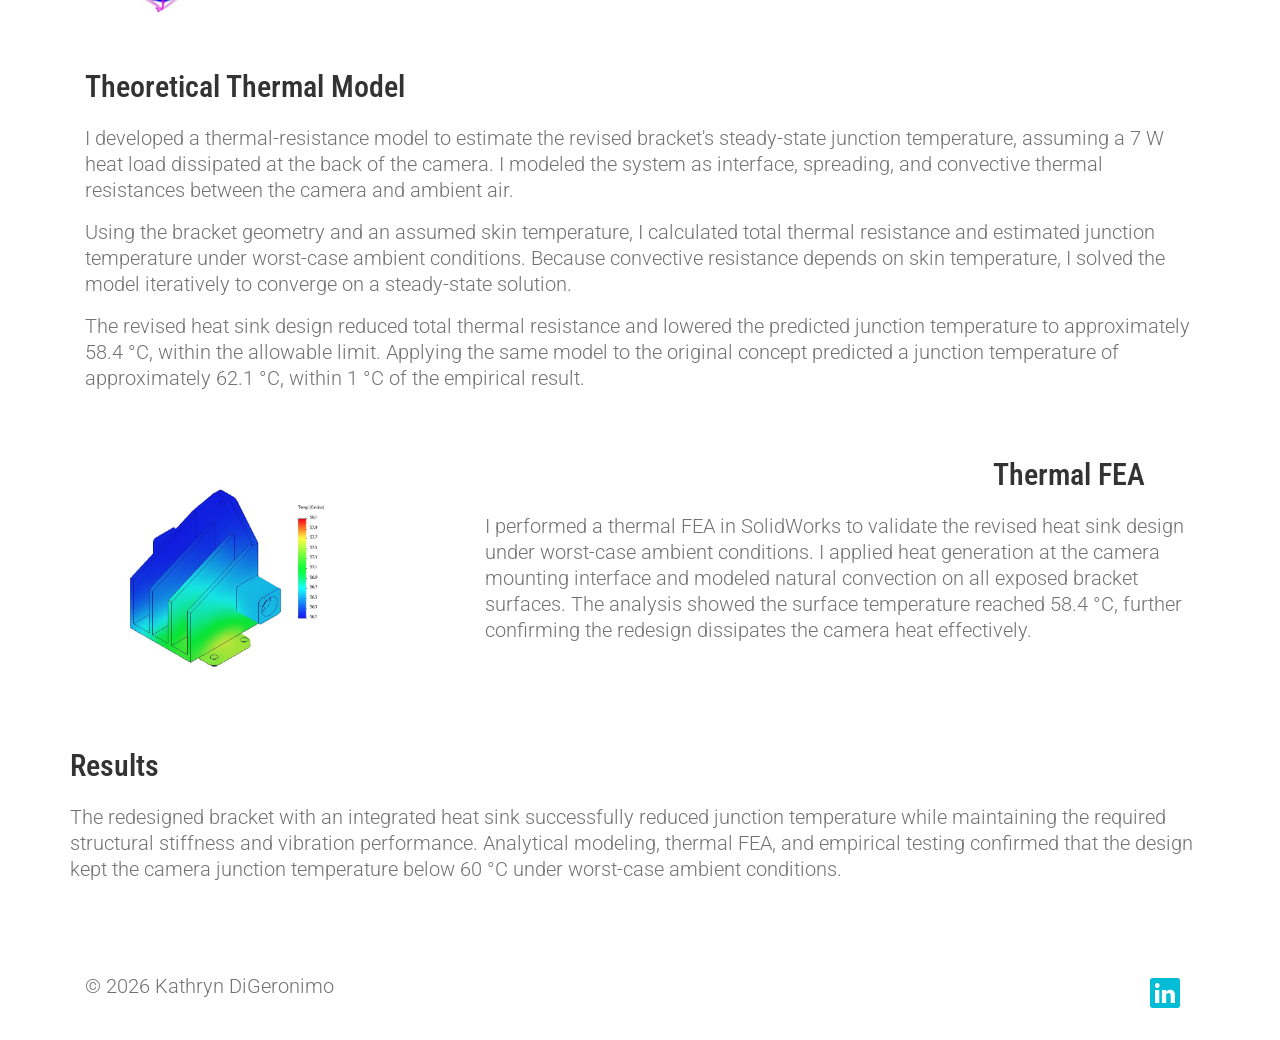
<file: thermal-bracket.html>
<!DOCTYPE html>

<!-- =====================================
----------THERMAL CAMERA BRACKET----------
====================================== -->

<html class="no-js">
    <head>
        <!-- Basic Page Needs
        ================================================== -->
        <meta charset="utf-8">
        <meta https-equiv="Content-Type" content="text/html; charset=utf-8">
        <link rel="icon" href="images/favicon.png">
        <title>Thermal Camera Bracket</title>
        <meta name="description" content="">
        <meta name="keywords" content="">
        <meta name="author" content="">
        <!-- Mobile Specific Metas
        ================================================== -->
        <meta name="format-detection" content="telephone=no">
        <meta name="viewport" content="width=device-width, initial-scale=1">

        
        <!-- Template CSS Files
        ================================================== -->
        <!-- Twitter Bootstrs CSS -->
        <link rel="stylesheet" href="plugins/bootstrap/bootstrap.min.css">
        <!-- Ionicons Fonts Css -->
        <link rel="stylesheet" href="plugins/ionicons/ionicons.min.css">
        <!-- animate css -->
        <link rel="stylesheet" href="plugins/animate-css/animate.css">
        <!-- Hero area slider css-->
        <link rel="stylesheet" href="plugins/slider/slider.css">
        <!-- slick slider -->
        <link rel="stylesheet" href="plugins/slick/slick.css">
        <!-- Fancybox -->
        <link rel="stylesheet" href="plugins/facncybox/jquery.fancybox.css">
        <!-- hover -->
        <link rel="stylesheet" href="plugins/hover/hover-min.css">
        <!-- template main css file -->
        <link rel="stylesheet" href="css/style.css">
    </head>
    <body>

<!--
==================================================
Header Section
==================================================
-->
<section class="top-bar animated-header">
    <div class="container">
        <div class="row">
            <div class="col-lg-12">
                <nav class="navbar navbar-expand-lg navbar-light bg-light">
                    <a class="navbar-brand" href="index.html">
                      <img src="images/logo.png" alt="logo" class="navbar-logo">
                    </a>
                    <ul class="navbar-nav ml-auto flex-row">
                      <li class="nav-item">
                        <a class="nav-link px-3" href="gallery.html">Gallery</a>
                      </li>
                    </ul>
                  </div>
                </nav>
            </div>
        </div>
    </div>
</section>

<!--
==================================================
Hero Page Section
================================================== 
-->
<section id="hero-area">
  <div class="container">
    <div class="row">
      <div class="col-md-12 text-center">
        <div class="block wow fadeInUp" data-wow-delay=".3s">
          <section class="cd-intro">
            <h1 class="wow fadeInUp animated cd-headline slide" data-wow-delay=".4s">
              <span>Thermal Camera Bracket</span><br>
            </h1>
          </section>
          <h3 class="wow fadeInUp animated" data-wow-delay=".6s">
            Dual-function camera bracket for structural support and passive cooling
          </h3>
        </div>
      </div>
    </div>
  </div>
</section>

<!--
==================================================
Portfolio page
================================================== 
-->
<section class="portfolio-page">
  <div class="container">
    <div class="row align-items-center">
      <!-- Front Image -->
      <div class="col-lg-4">
        <img class="img-fluid" src="images/thermal-bracket/thermal-bracket-main.png" alt="Thermal Camera Bracket">
      </div>
      <!-- Summary -->
      <div class="col-lg-8">
        <div class="portfolio-page-summary">
          <div class="mt-4 mt-lg-0">
            <h2>Summary</h2>
            <p>I designed a camera mounting bracket that provides both structural support and passive 
                heat dissipation for an industrial vision system. The bracket needed to hold the 
                camera rigidly while keeping junction temperature below thermal limits in elevated 
                ambient conditions.</p>
            <p>I initially focused on structural stiffness, and the first design significantly exceeded 
                strength and vibration requirements but failed thermal limits during testing. I revised 
                the design to function as an integrated heat sink and validated the final bracket through 
                structural FEA, thermal modeling, simulation, and physical testing, confirming that it 
                met both mechanical and thermal requirements.</p>
          </div>
        </div>
      </div>
    </div>

    <div class="row portfolio-page-break">
      <div class="col-lg-12">
        <!-- Key Features -->
        <div class="portfolio-page-features">
          <div class="row">
            <div class="col-12">
              <h2>Key Features</h2>
            </div>
          </div>
          <div class="row">
            <div class="col-12">
              <h3 class="wow fadeInUp animated rotating-feature cd-headline slide" data-wow-delay="0.4s">
                <span class="cd-words-wrapper">
                  <b class="is-visible"> <em>Dual-function camera bracket </em> for structural support and passive cooling</b>
                  <b><em>Machined aluminum design</em> with fins to increase surface area for heat transfer</b>
                  <b><em>Thermal and structural performance</em> validated via simulation and physical testing</b>
                </span>
              </div>
            </h3>
          </div>
        </div>
      </div> 
    </div>

    <div class="row portfolio-page-content">
      <!-- Design Constraints Header -->
      <div class="col-lg-12 mt-0">
        <h2>Design Constraints</h2>
      </div>
    </div>

    <div class="row portfolio-page-break">
      <div class="col-lg-6">
        <!-- Structural -->
        <div class="portfolio-page-constraints mt-0">
          <div class="mt-4 mt-lg-0">
            <h3>Structural</h3>
            <ul>
              <li>Bracket must withstand loads from mounted cameras </li>
              <li>Surrounding vibrations must not resonate with the bracket </li>
              <li>Existing camera and yoke mounts must fit the bracket</li>
            </ul>
          </div>
        </div>
      </div>
      <div class="col-lg-6">
        <!-- Thermal -->
        <div class="portfolio-page-constraints mt-0">
          <div class="mt-4 mt-lg-0">
            <h3>Thermal</h3>
            <ul>
              <li>Bracket must passively cool the heat from the bottom camera</li>
              <li>Junction temperature must not exceed 60 °C</li>
              <li>Bracket must operate from 0-40 °C (tested to 45 °C)</li>
            </ul>
          </div>
        </div>
      </div>
    </div>

    <!-- Concept Design -->
    <div class="row portfolio-page-content">
      <div class="col-lg-8">
        <div class="portfolio-page-left-text">
          <h2>Concept design</h2>
          <p>I started the design by prioritizing structural stiffness and camera alignment under 
            load. The initial concept used triangular bracing between the camera mounts and the yoke 
            mounting bar, along with a vertical brace connecting the yoke to the base of the bracket. 
            This layout handled the expected camera loads while maintaining compatibility with the 
            existing camera mounts and yoke system.</p>
        </div>
      </div>
      <div class="col-lg-4">
        <!-- Image -->
        <img class="img-fluid" src="images/thermal-bracket/concept-design.jpg" alt="Concept Design">
      </div>
    </div>

    <!-- Structural Analysis -->
    <div class="row portfolio-page-content">
      <div class="col-lg-12">
        <h2>Structural Analysis</h2>
      </div>
    </div>
    <div class="row portfolio-page-break">
      <div class="col-lg-6">
        <div class="mt-4 mt-lg-0">
        <h3>Static FEA</h3>
        <p>I evaluated bracket strength under translational loads from the mounted cameras to verify 
          stresses remained well below yield. The analysis showed maximum stress far below the material 
          limit, confirming the bracket significantly exceeded strength requirements.</p>
          <img class="img-fluid" src="images/thermal-bracket/v1-static-fea.png" alt="Concept Static FEA" style="max-width: 60%;">
      </div>
      </div>
      <div class="col-lg-6">
        <div class="mt-4 mt-lg-0">
        <h3>Frequency FEA</h3>
        <p>I evaluated the bracket's natural frequencies to check for resonance with surrounding 
          vibrations. The lowest mode was well above the 100 Hz target, confirming the bracket would 
          not resonate in the expected operating environment.</p>
          <img class="img-fluid" src="images/thermal-bracket/v1-freq-fea.png" alt="Concept Frequency FEA" style="max-width: 65%;">
      </div>
      </div>
    </div>

    <!-- Structural Performance -->
    <div class="row portfolio-page-content">
      <div class="col-lg-12">
        <h2>Structural Performance</h2>
          <p>Both static and frequency analyses showed that the initial bracket design exceeded 
            structural requirements by a wide margin. The bracket was significantly overdesigned 
            in terms of strength and stiffness, with large safety margins relative to both yield 
            and vibration targets</p>
      </div>
    </div>

    <!-- Empirical Thermal Testing -->
    <div class="row portfolio-page-content">
      <div class="col-lg-8">
        <div class="portfolio-page-left-text">
          <h2>Empirical Thermal Testing</h2>
          <p>I machined a simplified aluminum bracket and evaluated its thermal performance with the 
            camera powered on. I measured junction temperature over time in open air to determine 
            the system's thermal time constant. Because steady-state testing at elevated ambient 
            conditions risked overheating the system, I tested performance up to a safe temperature 
            limit and used the thermal time constant to estimate steady-state behavior.</p>
          <p>The estimated steady-state junction temperature at 45 °C ambient was approximately 
            61.1 °C, exceeding the 60 °C limit. Based on this result, I redesigned the bracket 
            to improve passive heat dissipation rather than additional structural stiffness.</p>
        </div>
      </div>
      <div class="col-lg-2 mb-4 mb-lg-0 align-items-center text-center align-self-center">
        <h3>Test Setup</h3>
        <img class="img-fluid" src="images/thermal-bracket/empirical-test-setup.png" alt="Empirical Test Setup">
      </div>
      <div class="col-lg-2 align-items-center text-center align-self-center">
        <h3>Machined Part</h3>
        <img class="img-fluid" src="images/thermal-bracket/machined-bracket.jpeg" alt="Machined Bracket">
      </div>
    </div>

    <!-- Design Revision: Heat Sink -->
    <div class="row portfolio-page-content">
      <div class="col-lg-8">
        <div class="portfolio-page-left-text">
          <h2>Design Revision: Heat Sink</h2>
          <p>Based on these results, I revised the bracket to act as an integrated heat sink while 
            preserving structural stiffness and mounting compatibility. I increased the base thickness 
            to improve thermal conduction and added four fins to expand surface area for natural 
            convection.</p>
          </div>
        </div>
        <div class="col-lg-4">
        <!-- Image -->
        <img class="img-fluid" src="images/thermal-bracket/heat-sink-design.jpg" alt="Heat Sink Design" style="max-width: 55%;">
      </div>
    </div>
    <div class="row portfolio-page-content">
      <div class="col-lg-2 mb-4 mb-lg-0 align-items-center text-center">
        <h3>Static FEA</h3>
        <img class="img-fluid" src="images/thermal-bracket/v1-static-fea.png" alt="Heat Sink Static FEA">
      </div>
      <div class="col-lg-2 mb-4 mb-lg-0 align-items-center text-center">
        <h3>Frequency FEA</h3>
        <img class="img-fluid" src="images/thermal-bracket/v2-freq-fea.png" alt="Heat Sink Frequency FEA">
      </div>
      <div class="col-lg-8">
        <div class="portfolio-page-right-text">
          <p>I re-ran static and frequency analyses on the revised heat sink design to confirm that 
            the added material and fins did not compromise structural performance. The updated bracket 
            continued to exceed strength requirements by a wide margin, and the lowest natural frequency 
            remained well above the vibration threshold. These results confirmed that the thermal 
            redesign preserved the original structural performance.</p>
        </div>
      </div>
    </div>

    <!-- Thermal Modeling -->
    <div class="row portfolio-page-content">
      <div class="col-lg-12">
        <h2>Theoretical Thermal Model</h2>
        <p>I developed a thermal-resistance model to estimate the revised bracket's steady-state 
          junction temperature, assuming a 7 W heat load dissipated at the back of the camera. 
          I modeled the system as interface, spreading, and convective thermal resistances between 
          the camera and ambient air.</p>
        <p>Using the bracket geometry and an assumed skin temperature, I calculated total thermal 
          resistance and estimated junction temperature under worst-case ambient conditions. Because 
          convective resistance depends on skin temperature, I solved the model iteratively to 
          converge on a steady-state solution.</p>
        <p>The revised heat sink design reduced total thermal resistance and lowered the predicted 
          junction temperature to approximately 58.4 °C, within the allowable limit. Applying the 
          same model to the original concept predicted a junction temperature of approximately 
          62.1 °C, within 1 °C of the empirical result.</p>
      </div>
    </div>
    <!-- Fin Assembly -->
    <div class="row portfolio-page-content">
      <div class="col-lg-4">
        <!-- Image -->
        <img class="img-fluid" src="images/thermal-bracket/thermal-bracket-main.png" alt="Heat Sink Thermal FEA" style="max-width: 80%;">
      </div>
      <div class="col-lg-8">
        <div class="portfolio-page-right-text">
          <h2>Thermal FEA</h2>
          <p>I performed a thermal FEA in SolidWorks to validate the revised heat sink design under 
            worst-case ambient conditions. I applied heat generation at the camera mounting interface 
            and modeled natural convection on all exposed bracket surfaces. The analysis showed the 
            surface temperature reached 58.4 °C, further confirming the redesign dissipates the 
            camera heat effectively.</p> 
        </div>
      </div>  

    <!-- Results -->
    <div class="row portfolio-page-content">
      <div class="col-lg-12">
        <h2>Results</h2>
          <p>The redesigned bracket with an integrated heat sink successfully reduced junction 
            temperature while maintaining the required structural stiffness and vibration performance. 
            Analytical modeling, thermal FEA, and empirical testing confirmed that the design kept 
            the camera junction temperature below 60 °C under worst-case ambient conditions.</p>
      </div>
    </div>

  </div>
</section>

<!--
==================================================
Footer
================================================== 
-->
<footer id="footer">
  <div class="container">
    <div class="row content-justify-between">

       <div class="col-md-6 text-center text-md-left">
        <p class="footer-text">
          © 2026 Kathryn DiGeronimo
        </p>
      </div>
      <div class="col-md-6 text-center text-md-right">
        <ul class="social">
          <li>
            <a href="https://www.linkedin.com/in/kathryn-digeronimo/" class="LinkedIn">
              <i class="ion-social-linkedin"></i>
            </a>
          </li>
        </ul>
      </div>
    </div>
  </div>
</footer>


<!-- Template Javascript Files
================================================== -->
<!-- jquery -->
<script src="plugins/jQurey/jquery.min.js"></script>
<!-- Form Validation -->
<script src="plugins/form-validation/jquery.form.js"></script> 
<script src="plugins/form-validation/jquery.validate.min.js"></script>
<!-- slick slider -->
<script src="plugins/slick/slick.min.js"></script>
<!-- bootstrap js -->
<script src="plugins/bootstrap/bootstrap.min.js"></script>
<!-- wow js -->
<script src="plugins/wow-js/wow.min.js"></script>
<!-- slider js -->
<script src="plugins/slider/slider.js"></script>
<!-- Fancybox -->
<script src="plugins/facncybox/jquery.fancybox.js"></script>
<!-- template main js -->
<script src="js/main.js"></script>
</body>
</html>
</file>
<file: plugins/slider/slider.css>
/* -------------------------------- 

Primary style

-------------------------------- */


.cd-words-wrapper {
  display: inline-block;
  position: relative;
  text-align: left;
}
.cd-words-wrapper b {
  display: inline-block;
  position: absolute;
  white-space: nowrap;
  left: 0;
  top: 0;
}
.cd-words-wrapper b.is-visible {
  position: relative;
}
.no-js .cd-words-wrapper b {
  opacity: 0;
}
.no-js .cd-words-wrapper b.is-visible {
  opacity: 1;
}


xslide 

-------------------------------- */
.cd-headline.slide span {
  display: inline-block;
  padding: .2em 0;
}
.cd-headline.slide .cd-words-wrapper {
  overflow: hidden;
  vertical-align: top;
  width: auto!important;
}
.cd-headline.slide b {
  opacity: 0;
  top: .2em;
}
.cd-headline.slide b.is-visible {
  top: 0;
  opacity: 1;
  -webkit-animation: slide-in 0.6s;
  -moz-animation: slide-in 0.6s;
  animation: slide-in 0.6s;
}
.cd-headline.slide b.is-hidden {
  -webkit-animation: slide-out 0.6s;
  -moz-animation: slide-out 0.6s;
  animation: slide-out 0.6s;
}

@-webkit-keyframes slide-in {
  0% {
    opacity: 0;
    -webkit-transform: translateY(-100%);
  }
  60% {
    opacity: 1;
    -webkit-transform: translateY(20%);
  }
  100% {
    opacity: 1;
    -webkit-transform: translateY(0);
  }
}
@-moz-keyframes slide-in {
  0% {
    opacity: 0;
    -moz-transform: translateY(-100%);
  }
  60% {
    opacity: 1;
    -moz-transform: translateY(20%);
  }
  100% {
    opacity: 1;
    -moz-transform: translateY(0);
  }
}
@keyframes slide-in {
  0% {
    opacity: 0;
    -webkit-transform: translateY(-100%);
    -moz-transform: translateY(-100%);
    -ms-transform: translateY(-100%);
    -o-transform: translateY(-100%);
    transform: translateY(-100%);
  }
  60% {
    opacity: 1;
    -webkit-transform: translateY(20%);
    -moz-transform: translateY(20%);
    -ms-transform: translateY(20%);
    -o-transform: translateY(20%);
    transform: translateY(20%);
  }
  100% {
    opacity: 1;
    -webkit-transform: translateY(0);
    -moz-transform: translateY(0);
    -ms-transform: translateY(0);
    -o-transform: translateY(0);
    transform: translateY(0);
  }
}
@-webkit-keyframes slide-out {
  0% {
    opacity: 1;
    -webkit-transform: translateY(0);
  }
  60% {
    opacity: 0;
    -webkit-transform: translateY(120%);
  }
  100% {
    opacity: 0;
    -webkit-transform: translateY(100%);
  }
}
@-moz-keyframes slide-out {
  0% {
    opacity: 1;
    -moz-transform: translateY(0);
  }
  60% {
    opacity: 0;
    -moz-transform: translateY(120%);
  }
  100% {
    opacity: 0;
    -moz-transform: translateY(100%);
  }
}
@keyframes slide-out {
  0% {
    opacity: 1;
    -webkit-transform: translateY(0);
    -moz-transform: translateY(0);
    -ms-transform: translateY(0);
    -o-transform: translateY(0);
    transform: translateY(0);
  }
  60% {
    opacity: 0;
    -webkit-transform: translateY(120%);
    -moz-transform: translateY(120%);
    -ms-transform: translateY(120%);
    -o-transform: translateY(120%);
    transform: translateY(120%);
  }
  100% {
    opacity: 0;
    -webkit-transform: translateY(100%);
    -moz-transform: translateY(100%);
    -ms-transform: translateY(100%);
    -o-transform: translateY(100%);
    transform: translateY(100%);
  }
}
/* --------------------------------
</file>
<file: css/style.css>
/*
 * =============================
 * ----------STYLE.CSS----------
 * =============================
 */

@import url(https://fonts.googleapis.com/css?family=Roboto:400,300,100,500,700);
@import url(https://fonts.googleapis.com/css?family=Roboto+Condensed:400,300,700);
@import url(https://fonts.googleapis.com/css?family=Glegoo);

/* ==================================================
--------------------GLOBAL-------------------
==================================================  */

body {
  font-family: "Roboto", sans-serif;
}

h1, h2, h3, h4, h5, h6 {
  font-family: "Roboto Condensed", sans-serif;
}

h2 {
  font-size: 36px;
  font-weight: 550;
  margin-bottom: 20px;
  color: #333;
}

p {
  color: #727272;
  line-height: 26px;
  font-size: 20px;
  font-weight: 300;
}

body {
  background: #ffffff;
}

ul {
  padding-left: 0;
}
ul li {
  list-style: none;
}

@media (max-width: 768px) {
  .cd-words-wrapper {
    white-space: normal;
  }

  .portfolio-page-features{
    margin-top: 30px;
  }

  .portfolio-page-constraints{
    margin-top: 30px;
  }

  .portfolio-page-content{
    padding-left: 20px;
  }

  .portfolio-page-break{
    padding-left: 20px;
  }
  .manuf-table th h2 {
    font-size: 1.35rem;
  }

  .manuf-table th h3 {
    font-size: 1.05rem;
  }
}

.section-heading {
  text-align: center;
  margin-top: 75px;
  margin-bottom: 50px;
}

.title {
  font-size: 30px;
  line-height: 1.1;
  font-weight: 300;
  color: #333;
  text-transform: uppercase;
  margin-bottom: 20px;
}

.subtitle {
  font-size: 24px;
  font-weight: 600;
  margin-bottom: 18px;
  text-transform: uppercase;
}

.pages {
  padding: 80px 0 40px;
}

/*==========DEFAULT TABLE==========*/
.table {
  border-collapse: collapse;
}

.table {
  line-height: 20px;
}

.table td,
.table th {
  border-right: 2px solid #ccc;
  text-align: center;
  border-top: none !important;
  border-bottom: none !important;
  padding: 6px 10px;

}

.table td:last-child,
.table th:last-child {
  border-right: none;
}


.manuf-table {
  table-layout: fixed;
}

/*==========MANUFACTURING TABLE==========*/
.manuf-table th,
.manuf-table td {
  border-right: 2px solid #999;
  text-align: center;
  vertical-align: middle;
  padding: 8px 12px;
}

.manuf-table th:last-child,
.manuf-table td:last-child {
  border-right: none;
}

.manuf-table tbody tr {
  border-bottom: 1px solid #ccc;
}

.manuf-table thead tr {
  border-bottom: 2px solid #999;
}

.manuf-table tbody tr:nth-last-child(2) {
  border-bottom: 2px solid #999;
}

.manuf-table tbody tr:last-child {
  border-bottom: none;
}

.manuf-table h2,
.manuf-table h3,
.manuf-table p {
  margin: 0;
}

.manuf-table h3 {
  font-size: 18px;
  font-weight: 600;
}

.manuf-table h2 {
  font-size: 18px;
  font-weight: 700;
}

.manuf-table td {
  font-size: 16px;
  font-weight: 300;
}

/*==========BUTTONS==========*/
.buttons a {
  transition: all 0.3s ease;
}

.buttons a:hover {
  background: #02bdd5;
  border-color: #02bdd5;
  text-decoration: none;
}

.buttons a:focus {
  text-decoration: none;
}

.fancybox-close {
  background: url("../images/icons/close.png") no-repeat scroll 0 0 transparent;
  height: 50px;
  right: 0;
  top: 0;
  width: 50px;
}

.fancybox-next span {
  background: url("../images/icons/right.png") no-repeat scroll center center #009ee3;
  height: 50px;
  width: 50px;
  right: 0;
}

.fancybox-prev span {
  background: url("../images/icons/left.png") no-repeat scroll center center #009ee3;
  height: 50px;
  width: 50px;
  left: 0;
}

.fancybox-title {
  padding: 15px 8px;
}

.fancybox-title h3 {
  font-size: 15px;
  margin: 0;
}

/* ===========================================
--------------------NAV BAR-------------------
==========================================  */
.top-bar {
  position: fixed;
  top: 0;
  width: 100%;
  background: #fff;
  color: #fff;
  transition: all 0.2s ease-out 0s;
  padding: 15px 0;
  box-shadow: 0 0 3px 0 rgba(0, 0, 0, 0.1);
  border-bottom: 1px solid #dedede;
  z-index: 10;
}
.top-bar.animated-header {
  padding: 0px 0;
  background: #fff;
  box-shadow: none;
}

.navbar {
  border: 0;
  border-radius: 0;
  margin-bottom: 0;
  padding: 20px, 0;
}

/*==========LOGO==========*/
.navbar-logo {
  height: 50px;
  width: auto;
  transition: transform 0.25s ease;
  transform-origin: center;
}

.navbar-logo:hover {
  transform: scale(1.15);
}

.navbar.bg-light {
  background: #fff !important;
}

/*==========GALLERY LINK==========*/
.navbar .nav-item .nav-link {
  color: #444 !important;
  font-size: 20px;
  font-weight: 500;
  transition: 0.3s all;
  /* text-transform: uppercase; */
  padding: 5px 5px;
  display: block;
}
.navbar .nav-item .nav-link:hover {
  color: #02bdd5 !important;
}
.navbar .nav-item:last-child .nav-link {
  padding-right: 0;
}

/* ================================================
--------------------INDEX HEADER-------------------
===============================================  */
#hero-area {
  background: url("../images/slider.png") no-repeat 50%;
  background-size: cover;
  background-attachment: fixed;
  padding: 150px 0;
  color: #fff;
  box-shadow: 0 0 20px rgba(0, 0, 0, 0.3);
  position: relative;
}

#hero-area:before {
  content: "";
  z-index: 9;
  background: rgba(255, 255, 255, 0.78);
  position: absolute;
  top: 0;
  left: 0;
  right: 0;
  bottom: 0;
}

#hero-area .block {
  position: relative;
  z-index: 9;
}

#hero-area h1 {
  font-size: 48px;
  line-height: 54px;
  color: #333;
  font-weight: 700;
  margin-bottom: 35px;
}

#hero-area h3 {
  color: #333;
}

/* =========================================
--------------------ABOUT-------------------
========================================  */

#about .btn {
  background: #414141;
  border: none;
  color: #fff;
  padding: 20px 35px;
  margin-top: 20px;
  font-size: 20px;
  line-height: 1em;
  letter-spacing: normal;
  border-radius: 0;
}

#about .btn:hover {
  background: #02bdd5;
  border-color: #02bdd5;
  text-decoration: none;
}

#about {
  padding: 50px 0;
  background: #fafafa;
}
#about .block {
  padding: 20px 30px 0 30px;
}

#about .block img {
  max-width: 100%;
}

/* ===================================================
--------------------INDEX PORTFOLIO-------------------
==================================================  */
.works {
  padding: 25px 0;
}
.works .block {
  position: relative;
  z-index: 99;
}
.works h4 {
  margin-top: 0;
  color: #02bdd5;
}

/*==========FIGURE==========*/
figure {
  background: #fff;
  margin-bottom: 45px;
  box-shadow: 0 2px 5px 0 rgba(0, 0, 0, 0.04), 0 2px 10px 0 rgba(0, 0, 0, 0.06);
}

figure .img-link {
  display: block;
  text-decoration: none;
  color: inherit;
}

figure .img-wrapper {
  position: relative;
  overflow: hidden;
}

figure img {
  transform: scale3d(1, 1, 1);
  transition: transform 400ms;
}
figure:hover img {
  transform: scale3d(1.2, 1.2, 1);
}

figure .overlay {
  position: absolute;
  top: 0;
  left: 0;
  right: 0;
  bottom: 0;
  padding: 10px;
  background: rgba(0, 0, 0, 0.7);
  opacity: 0;
  transition: opacity 400ms;
  display: flex;
  align-items: center;
  justify-content: center;
}

figure:hover .overlay {
  opacity: 1;
}

figure .learn-more {
  color: #fff;
  font-size: 22px;
  font-weight: 550;
  opacity: 0;
  transform: translateY(6px);
  transition: opacity 400ms, transform 400ms;
}

figure:hover .learn-more {
  opacity: 1;
  transform: translateY(0);
}

figure .img-link:focus {
  outline: 2px solid #02bdd5;
  outline-offset: 4px;
}

figure figcaption {
  padding: 20px 25px;
  margin-top: 0;
  color: #666;
}
figure figcaption h4 {
  margin: 0;
}
figure figcaption h4 a {
  color: #02bdd5;
}
figure figcaption p {
  font-size: 14px;
  margin-bottom: 0;
  margin-top: 5px;
}

.tile-link {
  display: block;
  text-decoration: none;
  color: inherit;
}

.tile-link:hover {
  text-decoration: none;
}

/* ===========================================
--------------------CONTACT-------------------
==========================================  */
#contact {
  padding: 10px 0;
  background: #fafafa;
}
#contact .media {
  margin: 0px 0 70px 0;
}
#contact .media .media-left {
  padding-right: 25px;
}
#contact h3 {
  color: #02bdd5;
  font-size: 24px;
  line-height: 1.5;
  text-align: center;
  margin-bottom: 30px;
  margin: 0px 0px 15px;
  font-weight: 500;
}

/* ==================================================
--------------------PORTFOLIO PAGE-------------------
==================================================  */
.portfolio-page {
  padding: 50px 0;
}
.portfolio-page h3 {
  font-size: 30px;
  font-weight: 500;
}

/*==========SUMMARY==========*/
.portfolio-page-summary {
  /* padding: 10px 0; */
  padding-left: 20px;
}

/*==========KEY FEATURES==========*/
.portfolio-page-features{
  margin-top: 40px;
}

/*==========ROTATING FEATURE==========*/
.rotating-feature {
  position: relative;
}

.cd-words-wrapper b {
  position: absolute;
  left: 0;
  top: 0;
  width: 100%;
  font-weight: 400;          
  white-space: normal;  
}

.rotating-feature em {
  font-style: normal;
  font-weight: 700;
}

.cd-words-wrapper {
  font-size: 28px;
  color: #333;
}

.portfolio-page-features {
  background: #eae9ec;
  padding: 20px;
  margin-left: 0px; 
  margin-right: 50px; 
}

/*==========DESIGN CONSTRAINTS==========*/
.portfolio-page-constraints {
  margin-top: 20px;
}

.portfolio-page-content h2{
  /* text-align: center; */
  font-size: 30px;
}

.portfolio-page-constraints ul {
  list-style: none;
  margin-bottom: 0;
  padding-left: 0;
}
.portfolio-page-constraints li {
  font-size: 18px;
  font-weight: 300;
}

.portfolio-page-constraints li::before {
  content: "➜ ";
  color: #02bdd5;
  font-weight: 700;
}

/*==========CONTENT==========*/
.portfolio-page-content{
  padding-top: 50px;
  
}

.portfolio-page-content h3{
  font-size: 24px;
  font-weight: 500;
}

.portfolio-page-left-text{
  padding-right: 20px;
}

.portfolio-page-right-text{
  padding-left: 20px;
}

.portfolio-page-right-text h2{
  padding-right: 50px;
  text-align: right;
}

.portfolio-page-right-text h3{
  padding-right: 50px;
  text-align: right;
}

/* ==========================================
--------------------FOOTER-------------------
=========================================  */
#footer {
  background: #fff;
  padding: 25px 0;
  color: #555;
}

#footer .social {
  text-align: right;
  margin-bottom: 0;
}

#footer .social i {
  font-size: 40px;
  line-height: 1;
  display: inline-block;
}

#footer .social li {
  display: inline-block;
  margin-right: 15px;
}
#footer .social li a {
  color: #02bdd5;
}

ul.social-icons {
  height: auto;
  overflow: hidden;
  list-style: none !important;
  margin-bottom: 10px;
}
ul.social-icons li {
  float: none;
  display: inline-block;
  height: 36px;
}
</file>
